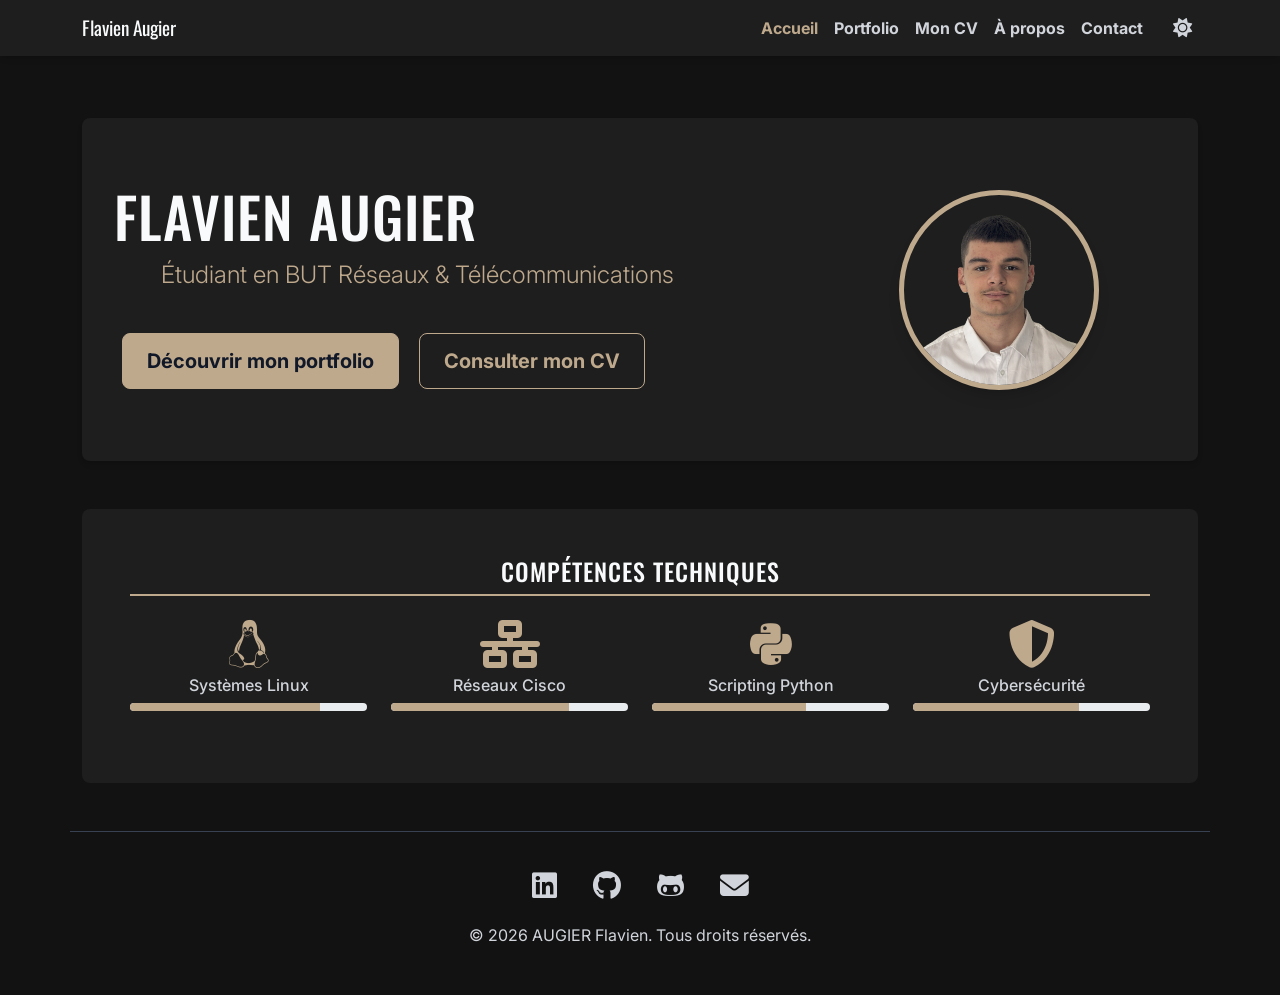
<file: index.html>
﻿<!DOCTYPE html>
<html lang="fr">
<head>
    <meta charset="UTF-8">
    <meta name="viewport" content="width=device-width, initial-scale=1.0">
    <title>Flavien Augier - Portfolio Réseaux & Télécommunications</title>
    <link rel="icon" type="image/x-icon" href="assets/favicon.ico">
    
    <meta name="description" content="Découvrez mes projets en administration système, réseaux et sécurité. Étudiant en BUT R&T, je suis à la recherche d'une alternance.">
    <meta property="og:title" content="Flavien Augier - Portfolio Réseaux & Télécommunications">
    <meta property="og:description" content="Passionné par l'infrastructure des systèmes d'information, je conçois et administre des solutions réseaux robustes et sécurisées.">
    <meta property="og:image" content="assets/pp.png">
    <meta property="og:url" content="https://votre-site.fr">
    <meta name="twitter:card" content="summary_large_image">

    <link href="https://cdn.jsdelivr.net/npm/bootstrap@5.3.3/dist/css/bootstrap.min.css" rel="stylesheet">
    <link rel="preconnect" href="https://fonts.googleapis.com">
    <link rel="preconnect" href="https://fonts.gstatic.com" crossorigin>
    <link href="https://fonts.googleapis.com/css2?family=Inter:wght@400;700&family=Oswald:wght@500&display=swap" rel="stylesheet">
    <link rel="stylesheet" href="https://cdnjs.cloudflare.com/ajax/libs/font-awesome/6.5.1/css/all.min.css">
    <link rel="stylesheet" href="css/style.css">
</head>
<body>
    <nav class="navbar navbar-expand-lg navbar-dark fixed-top">
        <div class="container">
            <a class="navbar-brand" href="index.html">Flavien Augier</a>
            <button class="navbar-toggler" type="button" data-bs-toggle="collapse" data-bs-target="#navbarColor01" aria-controls="navbarColor01" aria-expanded="false" aria-label="Toggle navigation">
                <span class="navbar-toggler-icon"></span>
            </button>
            <div class="collapse navbar-collapse" id="navbarColor01">
                <ul class="navbar-nav ms-auto align-items-center">
                    <li class="nav-item"><a class="nav-link active" href="index.html">Accueil</a></li>
                    <li class="nav-item"><a class="nav-link" href="portfolio.html">Portfolio</a></li>

                    <li class="nav-item"><a class="nav-link" href="cv.html">Mon CV</a></li>
                    <li class="nav-item"><a class="nav-link" href="presentation.html">À propos</a></li>
                    <li class="nav-item"><a class="nav-link" href="contact.html">Contact</a></li>
                    <li class="nav-item ms-lg-3 mt-2 mt-lg-0">
                        <button id="theme-toggle" aria-label="Changer le thème" style="background:none; border:none; color:var(--color-secondary-medium); font-size:1.2rem; cursor:pointer;">
                            <i class="fas fa-sun"></i>
                        </button>
                    </li>
                </ul>
            </div>
        </div>
    </nav>

    <main class="container my-5">
        <section class="hero">
            <div class="row align-items-center">
                <div class="col-md-8 text-md-start text-center">
                    <h1>Flavien Augier</h1>
                    <p class="lead">Étudiant en BUT Réseaux & Télécommunications</p>
                    <p>
                        
                    </p>
                    <div class="hero-cta mt-4">
                        <a href="portfolio.html" class="btn btn-primary btn-lg">Découvrir mon portfolio</a>
                        <a href="cv.html" class="btn btn-outline-secondary btn-lg">Consulter mon CV</a>
                    </div>
                </div>
                <div class="col-md-4 text-center mt-4 mt-md-0">
                    <img src="assets/pp.png" alt="Photo de Flavien Augier" class="profile-picture" loading="lazy">
                </div>
            </div>
        </section>

        <section id="skills" class="text-center my-5 p-5 bg-surface rounded-3 reveal">
            <h2>Compétences Techniques</h2>
            <div class="row mt-4">
                <div class="col-md-3 col-6 mb-4">
                    <i class="fab fa-linux fa-3x skill-icon"></i>
                    <h4 class="mt-2">Systèmes Linux</h4>
                    <div class="progress mt-2" style="height: 8px;">
                        <div class="progress-bar" role="progressbar" style="width: 80%; background-color: var(--color-primary);"></div>
                    </div>
                </div>
                <div class="col-md-3 col-6 mb-4">
                    <i class="fas fa-network-wired fa-3x skill-icon"></i>
                    <h4 class="mt-2">Réseaux Cisco</h4>
                    <div class="progress mt-2" style="height: 8px;">
                        <div class="progress-bar" role="progressbar" style="width: 75%; background-color: var(--color-primary);"></div>
                    </div>
                </div>
                <div class="col-md-3 col-6 mb-4">
                    <i class="fab fa-python fa-3x skill-icon"></i>
                    <h4 class="mt-2">Scripting Python</h4>
                    <div class="progress mt-2" style="height: 8px;">
                        <div class="progress-bar" role="progressbar" style="width: 65%; background-color: var(--color-primary);"></div>
                    </div>
                </div>
                <div class="col-md-3 col-6 mb-4">
                    <i class="fas fa-shield-alt fa-3x skill-icon"></i>
                    <h4 class="mt-2">Cybersécurité</h4>
                    <div class="progress mt-2" style="height: 8px;">
                        <div class="progress-bar" role="progressbar" style="width: 70%; background-color: var(--color-primary);"></div>
                    </div>
                </div>
            </div>
        </section>

    </main>

    <footer class="container">
        <div class="social-links">
            <a href="https://www.linkedin.com/in/flavien-augier-6516b8357/" target="_blank" aria-label="LinkedIn" title="LinkedIn"><i class="fab fa-linkedin"></i></a>
            <a href="https://github.com/Flavi0x" target="_blank" aria-label="GitHub Personnel" title="GitHub (Flavi0x)"><i class="fab fa-github"></i></a>
            <a href="https://github.com/playbook24" target="_blank" aria-label="GitHub Playbook24" title="GitHub (Playbook24)"><i class="fab fa-github-alt"></i></a>
            <a href="contact.html" aria-label="Contact" title="Me contacter via le formulaire"><i class="fas fa-envelope"></i></a>
        </div>
        <p class="mt-3">&copy; 2026 AUGIER Flavien. Tous droits réservés.</p>
    </footer>

    <script src="https://cdn.jsdelivr.net/npm/bootstrap@5.3.3/dist/js/bootstrap.bundle.min.js"></script>
    <script src="js/script.js"></script>
</body>
</html>
</file>
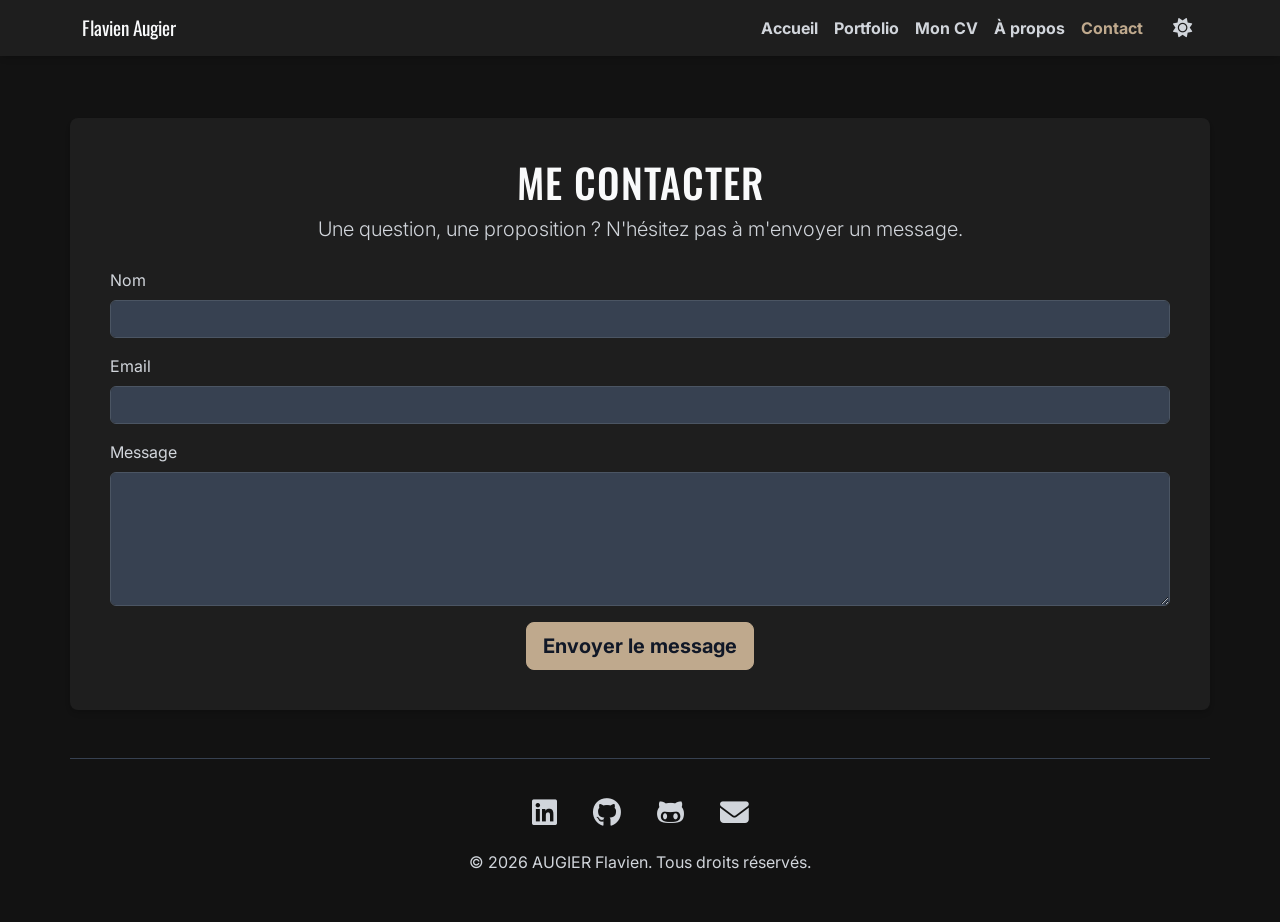
<file: contact.html>
﻿<!DOCTYPE html>
<html lang="fr">
<head>
    <meta charset="UTF-8">
    <meta name="viewport" content="width=device-width, initial-scale=1.0">
    <title>Contact - Flavien Augier</title>
    <link rel="icon" type="image/x-icon" href="assets/favicon.ico">
    <meta name="description" content="Contactez Flavien Augier pour toute question ou proposition professionnelle via le formulaire de contact.">
    <meta property="og:title" content="Contact - Flavien Augier">
    <link href="https://cdn.jsdelivr.net/npm/bootstrap@5.3.3/dist/css/bootstrap.min.css" rel="stylesheet">
    <link rel="preconnect" href="https://fonts.googleapis.com">
    <link rel="preconnect" href="https://fonts.gstatic.com" crossorigin>
    <link href="https://fonts.googleapis.com/css2?family=Inter:wght@400;700&family=Oswald:wght@500&display=swap" rel="stylesheet">
    <link rel="stylesheet" href="https://cdnjs.cloudflare.com/ajax/libs/font-awesome/6.5.1/css/all.min.css">
    <link rel="stylesheet" href="css/style.css">
</head>
<body>
    <nav class="navbar navbar-expand-lg navbar-dark fixed-top">
        <div class="container">
            <a class="navbar-brand" href="index.html">Flavien Augier</a>
            <button class="navbar-toggler" type="button" data-bs-toggle="collapse" data-bs-target="#navbarColor01" aria-controls="navbarColor01" aria-expanded="false" aria-label="Toggle navigation">
                <span class="navbar-toggler-icon"></span>
            </button>
            <div class="collapse navbar-collapse" id="navbarColor01">
                <ul class="navbar-nav ms-auto align-items-center">
                    <li class="nav-item"><a class="nav-link" href="index.html">Accueil</a></li>
                    <li class="nav-item"><a class="nav-link" href="portfolio.html">Portfolio</a></li>

                    <li class="nav-item"><a class="nav-link" href="cv.html">Mon CV</a></li>
                    <li class="nav-item"><a class="nav-link" href="presentation.html">À propos</a></li>
                    <li class="nav-item"><a class="nav-link active" href="contact.html">Contact</a></li>
                    <li class="nav-item ms-lg-3 mt-2 mt-lg-0">
                        <button id="theme-toggle" aria-label="Changer le thème" style="background:none; border:none; color:var(--color-secondary-medium); font-size:1.2rem; cursor:pointer;">
                            <i class="fas fa-sun"></i>
                        </button>
                    </li>
                </ul>
            </div>
        </div>
    </nav>
    
    <main id="carte" class="container my-5">
        <section id="contact" class="reveal">
            <h1 class="text-center">Me Contacter</h1>
            <p class="text-center mb-4 lead">Une question, une proposition ? N'hésitez pas à m'envoyer un message.</p>
            
            <form id="contact-form">
                <div class="mb-3">
                    <label for="name" class="form-label">Nom</label>
                    <input type="text" class="form-control" id="name" name="name" required>
                </div>
                <div class="mb-3">
                    <label for="email" class="form-label">Email</label>
                    <input type="email" class="form-control" id="email" name="email" required>
                </div>
                <div class="mb-3">
                    <label for="message" class="form-label">Message</label>
                    <textarea class="form-control" id="message" name="message" rows="5" required></textarea>
                </div>
                <div id="form-status" class="text-center mb-3"></div>
                <div class="text-center">
                    <button type="submit" class="btn btn-primary btn-lg">Envoyer le message</button>
                </div>
            </form>
        </section>
    </main>
    
    <footer class="container">
        <div class="social-links">
            <a href="https://www.linkedin.com/in/flavien-augier-6516b8357/" target="_blank" aria-label="LinkedIn" title="LinkedIn"><i class="fab fa-linkedin"></i></a>
            <a href="https://github.com/Flavi0x" target="_blank" aria-label="GitHub Personnel" title="GitHub (Flavi0x)"><i class="fab fa-github"></i></a>
            <a href="https://github.com/playbook24" target="_blank" aria-label="GitHub Playbook24" title="GitHub (Playbook24)"><i class="fab fa-github-alt"></i></a>
            <a href="contact.html" aria-label="Contact" title="Me contacter via le formulaire"><i class="fas fa-envelope"></i></a>
        </div>
        <p class="mt-3">&copy; 2026 AUGIER Flavien. Tous droits réservés.</p>
    </footer>

    <script src="https://cdn.jsdelivr.net/npm/bootstrap@5.3.3/dist/js/bootstrap.bundle.min.js"></script>
    <script src="js/script.js"></script>
</body>
</html>
</file>
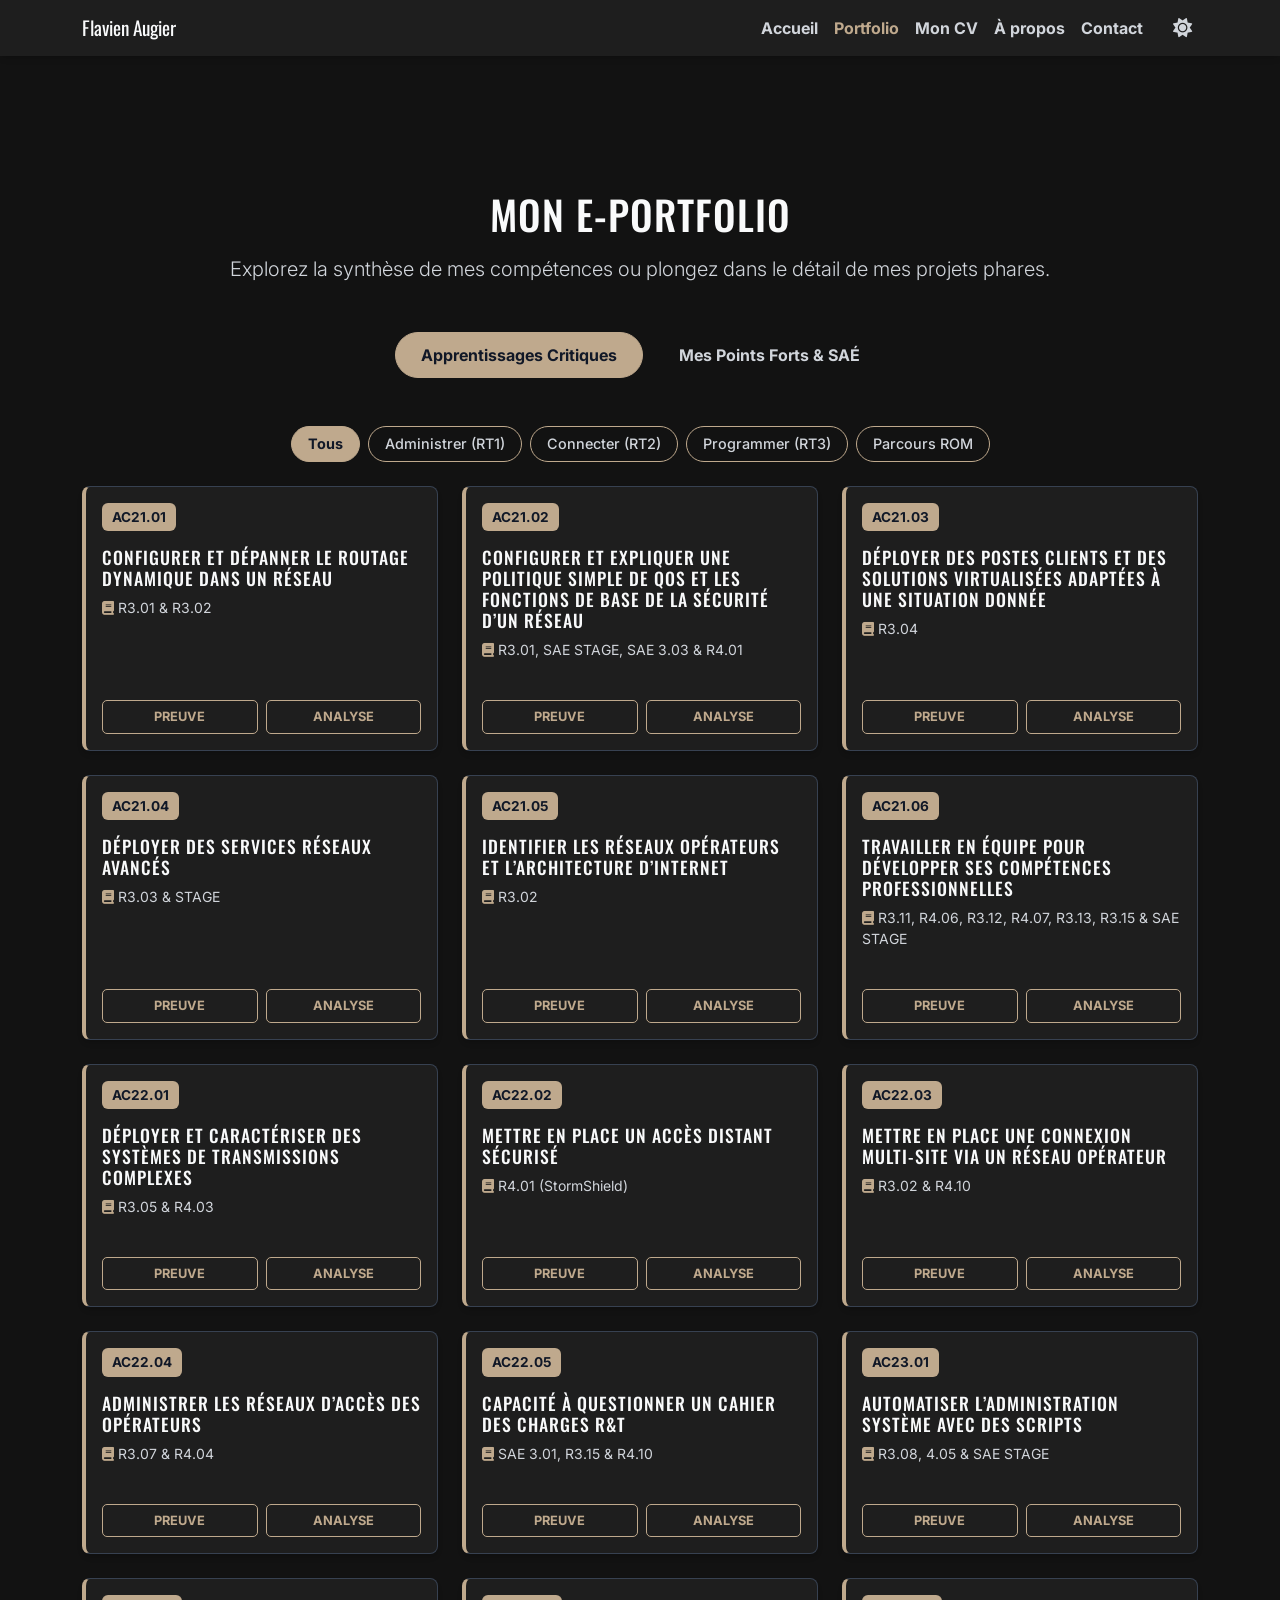
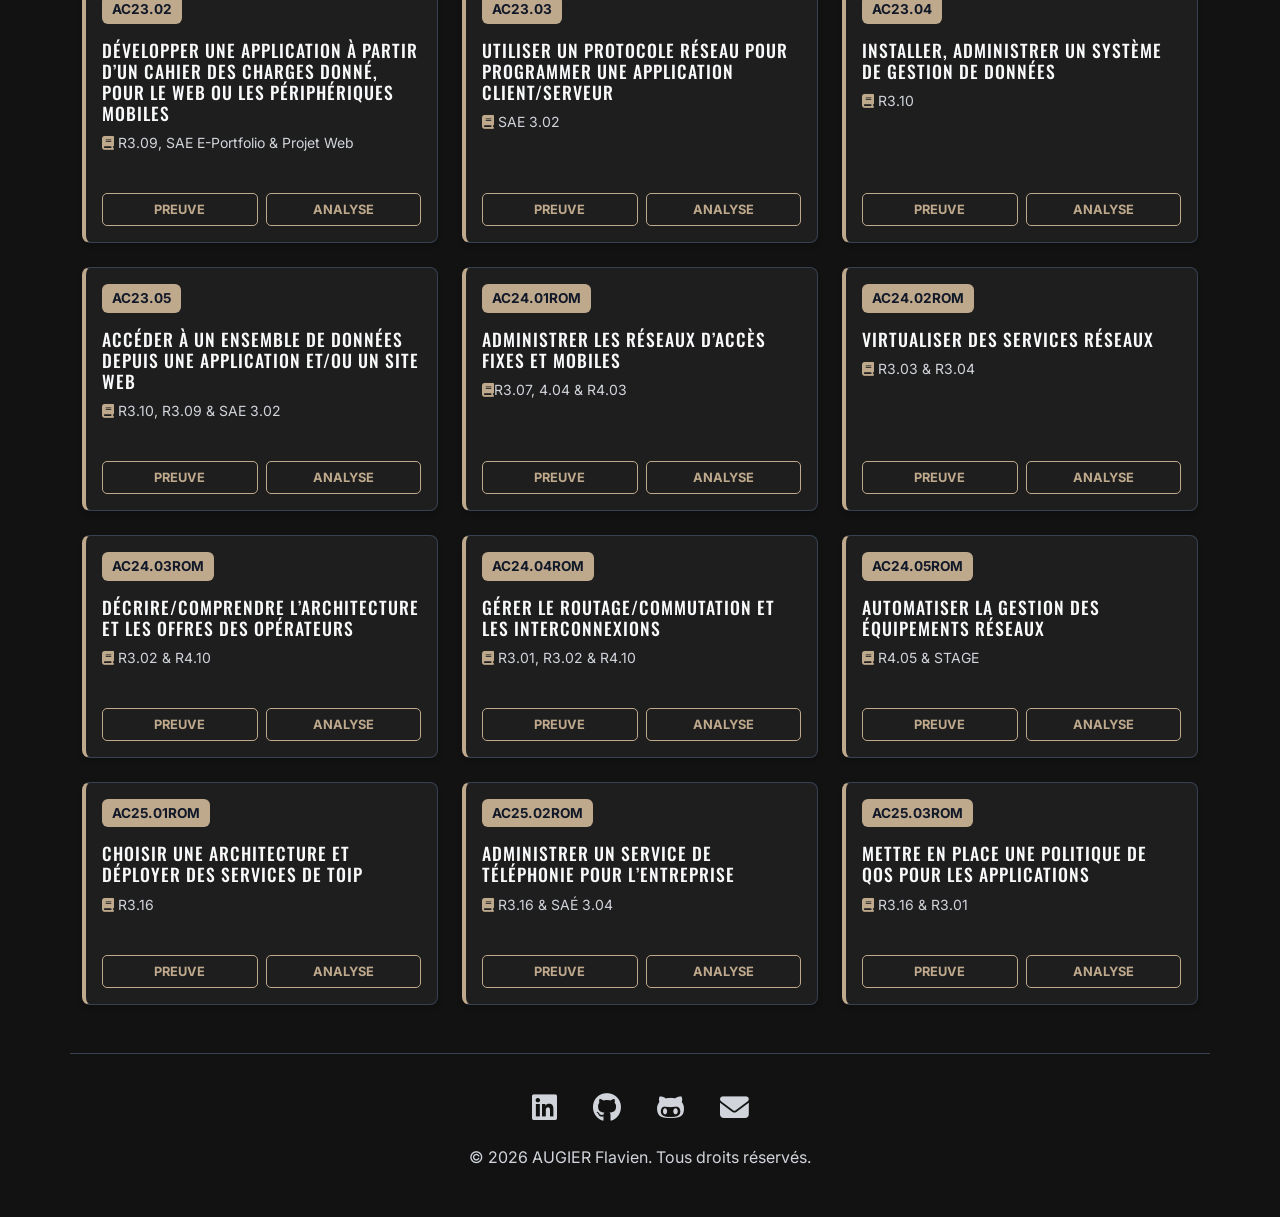
<file: portfolio.html>
﻿<!DOCTYPE html>
<html lang="fr">
<head>
    <meta charset="UTF-8">
    <meta name="viewport" content="width=device-width, initial-scale=1.0">
    <title>Portfolio - Flavien Augier</title>
    <link rel="icon" type="image/x-icon" href="assets/favicon.ico">
    <link href="https://cdn.jsdelivr.net/npm/bootstrap@5.3.3/dist/css/bootstrap.min.css" rel="stylesheet">
    <link rel="preconnect" href="https://fonts.googleapis.com">
    <link rel="preconnect" href="https://fonts.gstatic.com" crossorigin>
    <link href="https://fonts.googleapis.com/css2?family=Inter:wght@400;700&family=Oswald:wght@500&display=swap" rel="stylesheet">
    <link rel="stylesheet" href="https://cdnjs.cloudflare.com/ajax/libs/font-awesome/6.5.1/css/all.min.css">
    <link rel="stylesheet" href="css/style.css">
    
    <style>
        /* --- Onglets Principaux --- */
        .nav-pills .nav-link {
            color: var(--color-secondary-medium);
            border-radius: 30px;
            padding: 10px 25px;
            font-weight: bold;
            margin: 0 5px;
            border: 1px solid transparent;
            transition: all 0.3s ease;
            background: transparent;
        }
        .nav-pills .nav-link:hover {
            color: var(--color-primary);
            border-color: var(--color-primary);
        }
        .nav-pills .nav-link.active {
            background-color: var(--color-primary) !important;
            color: #111827 !important;
            border-color: var(--color-primary);
        }

        /* --- Filtres AC --- */
        .filter-btn {
            border: 1px solid var(--color-primary);
            color: var(--color-secondary-medium);
            background: transparent;
            padding: 6px 16px;
            border-radius: 20px;
            transition: all 0.3s ease;
            font-size: 0.9rem;
            font-weight: 500;
        }
        .filter-btn:hover, .filter-btn.active {
            background-color: var(--color-primary);
            color: #111827 !important;
            font-weight: bold;
        }

        /* --- Cartes AC --- */
        .ac-badge {
            background-color: var(--color-primary);
            color: #111827;
            padding: 4px 10px;
            border-radius: 6px;
            font-size: 0.85rem;
            font-weight: bold;
            display: inline-block;
        }
        .ac-card-custom {
            border-left: 4px solid var(--color-primary);
            height: 100%;
            background-color: var(--color-surface);
            border-top: 1px solid var(--color-border);
            border-right: 1px solid var(--color-border);
            border-bottom: 1px solid var(--color-border);
            display: flex;
            flex-direction: column;
        }
        
        .btn-ac {
            font-size: 0.8rem;
            padding: 6px 0;
            border: 1px solid var(--color-primary);
            color: var(--color-primary);
            background: transparent;
            border-radius: 5px;
            transition: 0.3s;
            text-transform: uppercase;
            font-weight: bold;
            flex: 1;
            text-align: center;
        }
        .btn-ac:hover {
            background: var(--color-primary);
            color: #111827;
        }

        /* --- Modals --- */
        .modal-content {
            background-color: var(--color-surface);
            border: 1px solid var(--color-primary);
            color: var(--color-secondary-dark);
        }
        .modal-header { border-bottom: 1px solid var(--color-border); }
        .modal-footer { border-top: 1px solid var(--color-border); }

        /* --- Section Points Forts / SAÉ --- */
        .sae-container {
            background-color: rgba(255, 255, 255, 0.02);
            border-radius: 15px;
            padding: 20px;
            border: 1px solid var(--color-border);
        }
        .tech-pill {
            display: inline-block;
            background-color: rgba(191, 169, 141, 0.1); 
            color: var(--color-primary);
            border: 1px solid var(--color-primary);
            padding: 4px 12px;
            border-radius: 15px;
            font-size: 0.85rem;
            margin-right: 8px;
            margin-bottom: 8px;
        }
        .sae-list li {
            margin-bottom: 10px;
            color: var(--color-secondary-dark);
        }
        .sae-list i {
            color: var(--color-primary);
            margin-right: 10px;
        }
    </style>
</head>
<body>
    
    <nav class="navbar navbar-expand-lg navbar-dark fixed-top">
        <div class="container">
            <a class="navbar-brand" href="index.html">Flavien Augier</a>
            <button class="navbar-toggler" type="button" data-bs-toggle="collapse" data-bs-target="#navbarColor01">
                <span class="navbar-toggler-icon"></span>
            </button>
            <div class="collapse navbar-collapse" id="navbarColor01">
                <ul class="navbar-nav ms-auto align-items-center">
                    <li class="nav-item"><a class="nav-link" href="index.html">Accueil</a></li>
                    <li class="nav-item"><a class="nav-link active" href="portfolio.html">Portfolio</a></li>
                    <li class="nav-item"><a class="nav-link" href="cv.html">Mon CV</a></li>
                    <li class="nav-item"><a class="nav-link" href="presentation.html">À propos</a></li>
                    <li class="nav-item"><a class="nav-link" href="contact.html">Contact</a></li>
                    <li class="nav-item ms-lg-3 mt-2 mt-lg-0">
                        <button id="theme-toggle" aria-label="Changer le thème" style="background:none; border:none; color:var(--color-secondary-medium); font-size:1.2rem; cursor:pointer;">
                            <i class="fas fa-sun"></i>
                        </button>
                    </li>
                </ul>
            </div>
        </div>
    </nav>
        
    <main class="container my-5 pt-5">
        <div class="reveal visible">
            <h1 class="text-center mb-3 mt-4">Mon E-Portfolio</h1>
            <p class="text-center lead mb-5" style="color: var(--color-secondary-medium);">Explorez la synthèse de mes compétences ou plongez dans le détail de mes projets phares.</p>
            
            <ul class="nav nav-pills justify-content-center mb-5" id="portfolioTabs" role="tablist">
                <li class="nav-item" role="presentation">
                    <button class="nav-link active" id="ac-tab" data-bs-toggle="pill" data-bs-target="#tab-ac" type="button" role="tab">Apprentissages Critiques</button>
                </li>
                <li class="nav-item" role="presentation">
                    <button class="nav-link" id="sae-tab" data-bs-toggle="pill" data-bs-target="#tab-sae" type="button" role="tab">Mes Points Forts & SAÉ</button>
                </li>
            </ul>

            <div class="tab-content" id="portfolioTabsContent">
                
                <div class="tab-pane fade show active" id="tab-ac" role="tabpanel">
                    
                    <div class="d-flex flex-wrap justify-content-center gap-2 mb-4">
                        <button class="filter-btn active" data-filter="all">Tous</button>
                        <button class="filter-btn" data-filter="rt1">Administrer (RT1)</button>
                        <button class="filter-btn" data-filter="rt2">Connecter (RT2)</button>
                        <button class="filter-btn" data-filter="rt3">Programmer (RT3)</button>
                        <button class="filter-btn" data-filter="rom">Parcours ROM</button>
                    </div>

                    <div class="row g-4" id="ac-grid">
                        
                        <div class="col-md-6 col-lg-4 ac-item" data-category="rt1">
                            <div class="card ac-card-custom p-3">
                                <span class="ac-badge mb-3 align-self-start">AC21.01</span>
                                <h3 class="mb-2" style="font-size: 1.1rem; border: none; color: var(--color-secondary-dark);">Configurer et dépanner le routage dynamique dans un réseau</h3>
                                <p class="small" style="color: var(--color-secondary-medium);"><i class="fas fa-book" style="color: var(--color-primary);"></i> R3.01 & R3.02</p>
                                <div class="d-flex gap-2 mt-auto pt-3">
                                    <a href="https://docs.google.com/document/d/1JJ8Q4A5DpxATI98eWbCRRTr_kIBGlWk_lBV_Ev1P-g0/edit?usp=drive_link" target="_blank" class="btn-ac text-decoration-none" style="display: inline-block;">Preuve</a>
                                    <a href="https://docs.google.com/document/d/1l1ZU-PImbe_hWMVIjs5yDZYHKGAFoydj3VBfwN963bc/edit?usp=drive_link" target="_blank" class="btn-ac text-decoration-none" style="display: inline-block;">Analyse</a>
                                </div>
                            </div>
                        </div>

                        <div class="col-md-6 col-lg-4 ac-item" data-category="rt1">
                            <div class="card ac-card-custom p-3">
                                <span class="ac-badge mb-3 align-self-start">AC21.02</span>
                                <h3 class="mb-2" style="font-size: 1.1rem; border: none; color: var(--color-secondary-dark);">Configurer et expliquer une politique simple de QoS et les fonctions de base de la sécurité d’un réseau</h3>
                                <p class="small" style="color: var(--color-secondary-medium);"><i class="fas fa-book" style="color: var(--color-primary);"></i> R3.01, SAE STAGE, SAE 3.03 & R4.01</p>
                                <div class="d-flex gap-2 mt-auto pt-3">
                                    <a href="https://docs.google.com/document/d/1mYazmnLQIyDNuUrIGGUBBPfEeDXxUx6KiEz8z6PQghw/edit?tab=t.0" target="_blank" class="btn-ac text-decoration-none" style="display: inline-block;">Preuve</a>
                                    <a href="https://docs.google.com/document/d/13NCrYXhKN0pI48nuonDQdbkVgXN7016QgQe7Xtwcrz4/edit?usp=drive_link" target="_blank" class="btn-ac text-decoration-none" style="display: inline-block;">Analyse</a>
                                </div>
                            </div>
                        </div>

                        <div class="col-md-6 col-lg-4 ac-item" data-category="rt1">
                            <div class="card ac-card-custom p-3">
                                <span class="ac-badge mb-3 align-self-start">AC21.03</span>
                                <h3 class="mb-2" style="font-size: 1.1rem; border: none; color: var(--color-secondary-dark);">Déployer des postes clients et des solutions virtualisées adaptées à une situation donnée</h3>
                                <p class="small" style="color: var(--color-secondary-medium);"><i class="fas fa-book" style="color: var(--color-primary);"></i> R3.04</p>
                                <div class="d-flex gap-2 mt-auto pt-3">
                                    <a href="https://docs.google.com/document/d/1zMAgumEcupY8Ypj1SJSi_qz2FylvhdDG0UxoLBOZt9c/edit?tab=t.0" target="_blank" class="btn-ac text-decoration-none" style="display: inline-block;">Preuve</a>
                                    <a href="https://docs.google.com/document/d/1_OURNtJKoswuBjDIV2Yq2fEadZy7AVjLgvoF-lmu6u4/edit?usp=drive_link" target="_blank" class="btn-ac text-decoration-none" style="display: inline-block;">Analyse</a>
                                </div>
                            </div>
                        </div>

                        <div class="col-md-6 col-lg-4 ac-item" data-category="rt1">
                            <div class="card ac-card-custom p-3">
                                <span class="ac-badge mb-3 align-self-start">AC21.04</span>
                                <h3 class="mb-2" style="font-size: 1.1rem; border: none; color: var(--color-secondary-dark);">Déployer des services réseaux avancés</h3>
                                <p class="small" style="color: var(--color-secondary-medium);"><i class="fas fa-book" style="color: var(--color-primary);"></i> R3.03 & STAGE</p>
                                <div class="d-flex gap-2 mt-auto pt-3">
                                    <a href="https://docs.google.com/document/d/1pq8vj72aGIQ7Ql_ok6g4a81B2C4HRnGx4I_Cf60KfzU/edit?tab=t.0" target="_blank" class="btn-ac text-decoration-none" style="display: inline-block;">Preuve</a>
                                    <a href="https://docs.google.com/document/d/1nGoVfPQ6rq9VjO2FBz7yVmFvAZj643p7SHJ5ALaLDc8/edit?usp=drive_link" target="_blank" class="btn-ac text-decoration-none" style="display: inline-block;">Analyse</a>
                                </div>
                            </div>
                        </div>

                        <div class="col-md-6 col-lg-4 ac-item" data-category="rt1">
                            <div class="card ac-card-custom p-3">
                                <span class="ac-badge mb-3 align-self-start">AC21.05</span>
                                <h3 class="mb-2" style="font-size: 1.1rem; border: none; color: var(--color-secondary-dark);">Identifier les réseaux opérateurs et l’architecture d’Internet</h3>
                                <p class="small" style="color: var(--color-secondary-medium);"><i class="fas fa-book" style="color: var(--color-primary);"></i> R3.02</p>
                                <div class="d-flex gap-2 mt-auto pt-3">
                                    <a href="https://docs.google.com/document/d/17CkLk7j4eX-LaR-SdSl_b7CB51M3bFAr9mnvpvmpdzg/edit?tab=t.0" target="_blank" class="btn-ac text-decoration-none" style="display: inline-block;">Preuve</a>
                                    <a href="https://docs.google.com/document/d/1JgISQJIUyxxgG4X4_bmkFr3ObU0ZpeWFJFE4vutncoc/edit?usp=drive_link" target="_blank" class="btn-ac text-decoration-none" style="display: inline-block;">Analyse</a>
                                </div>
                            </div>
                        </div>

                        <div class="col-md-6 col-lg-4 ac-item" data-category="rt1">
                            <div class="card ac-card-custom p-3">
                                <span class="ac-badge mb-3 align-self-start">AC21.06</span>
                                <h3 class="mb-2" style="font-size: 1.1rem; border: none; color: var(--color-secondary-dark);">Travailler en équipe pour développer ses compétences professionnelles</h3>
                                <p class="small" style="color: var(--color-secondary-medium);"><i class="fas fa-book" style="color: var(--color-primary);"></i> R3.11, R4.06, R3.12, R4.07, R3.13, R3.15 & SAE STAGE</p>
                                <div class="d-flex gap-2 mt-auto pt-3">
                                    <a href="https://docs.google.com/document/d/1fqPk93y3HAFA4Mz7_jPjkGYlDuBmjnHcWHi0QoZep70/edit?tab=t.0" target="_blank" class="btn-ac text-decoration-none" style="display: inline-block;">Preuve</a>
                                    <a href="https://docs.google.com/document/d/12Vagfp55QK2Ql6CXs62JljksuzAvQfMbtRkBaJjTqO8/edit?usp=drive_link" target="_blank" class="btn-ac text-decoration-none" style="display: inline-block;">Analyse</a>
                                </div>
                            </div>
                        </div>

                        <div class="col-md-6 col-lg-4 ac-item" data-category="rt2">
                            <div class="card ac-card-custom p-3">
                                <span class="ac-badge mb-3 align-self-start">AC22.01</span>
                                <h3 class="mb-2" style="font-size: 1.1rem; border: none; color: var(--color-secondary-dark);">Déployer et caractériser des systèmes de transmissions complexes </h3>
                                <p class="small" style="color: var(--color-secondary-medium);"><i class="fas fa-book" style="color: var(--color-primary);"></i> R3.05 & R4.03</p>
                                <div class="d-flex gap-2 mt-auto pt-3">
                                    <a href="https://docs.google.com/document/d/1-2fE-2-fn0kRqeMepvXhJ5oTS_m5Jp4-bc6iJGOO6vA/edit?tab=t.0" target="_blank" class="btn-ac text-decoration-none" style="display: inline-block;">Preuve</a>
                                    <a href="https://docs.google.com/document/d/1DQUaHp1A6ArrtrzYeDdUeJTwMNoCVc91w0KF7S5fY78/edit?usp=drive_link" target="_blank" class="btn-ac text-decoration-none" style="display: inline-block;">Analyse</a>
                                </div>
                            </div>
                        </div>

                        <div class="col-md-6 col-lg-4 ac-item" data-category="rt2">
                            <div class="card ac-card-custom p-3">
                                <span class="ac-badge mb-3 align-self-start">AC22.02</span>
                                <h3 class="mb-2" style="font-size: 1.1rem; border: none; color: var(--color-secondary-dark);">Mettre en place un accès distant sécurisé</h3>
                                <p class="small" style="color: var(--color-secondary-medium);"><i class="fas fa-book" style="color: var(--color-primary);"></i> R4.01 (StormShield)</p>
                                <div class="d-flex gap-2 mt-auto pt-3">
                                    <a href="https://docs.google.com/document/d/1s0zBc_hlZhRauzBJmw6Bpy3zltMGPwohYc3LFax1Io8/edit?tab=t.0" target="_blank" class="btn-ac text-decoration-none" style="display: inline-block;">Preuve</a>
                                    <a href="https://docs.google.com/document/d/1phQZMAZ0ed-9bUyEEE55ZUZ9DjkM4ji9dVsdbXURyKQ/edit?usp=drive_link" target="_blank" class="btn-ac text-decoration-none" style="display: inline-block;">Analyse</a>
                                </div>
                            </div>
                        </div>

                        <div class="col-md-6 col-lg-4 ac-item" data-category="rt2">
                            <div class="card ac-card-custom p-3">
                                <span class="ac-badge mb-3 align-self-start">AC22.03</span>
                                <h3 class="mb-2" style="font-size: 1.1rem; border: none; color: var(--color-secondary-dark);">Mettre en place une connexion multi-site via un réseau opérateur</h3>
                                <p class="small" style="color: var(--color-secondary-medium);"><i class="fas fa-book" style="color: var(--color-primary);"></i> R3.02 & R4.10</p>
                                <div class="d-flex gap-2 mt-auto pt-3">
                                    <a href="https://docs.google.com/document/d/1TFw6ay_DiVBp59gAsQz3lxww0bqwnC-mNoZLSWPm8PM/edit?tab=t.0" target="_blank" class="btn-ac text-decoration-none" style="display: inline-block;">Preuve</a>
                                    <a href="https://docs.google.com/document/d/1_41aPGOTf6caXlfYzlamguiylMcRLcoE-N8upjTb848/edit?usp=drive_link" target="_blank" class="btn-ac text-decoration-none" style="display: inline-block;">Analyse</a>
                                </div>
                            </div>
                        </div>

                        <div class="col-md-6 col-lg-4 ac-item" data-category="rt2">
                            <div class="card ac-card-custom p-3">
                                <span class="ac-badge mb-3 align-self-start">AC22.04</span>
                                <h3 class="mb-2" style="font-size: 1.1rem; border: none; color: var(--color-secondary-dark);">Administrer les réseaux d’accès des opérateurs </h3>
                                <p class="small" style="color: var(--color-secondary-medium);"><i class="fas fa-book" style="color: var(--color-primary);"></i> R3.07 & R4.04</p>
                                <div class="d-flex gap-2 mt-auto pt-3">
                                    <a href="https://docs.google.com/document/d/1qIvDhqCGOsAhGpVnToUDk-JnMHUh-gSBF3Lor_lQXOI/edit?tab=t.0" target="_blank" class="btn-ac text-decoration-none" style="display: inline-block;">Preuve</a>
                                    <a href="https://docs.google.com/document/d/1woPMRgNcdr7MddDc2NMZaKhfA6u-r7tF7fSgstEVY3E/edit?usp=drive_link" target="_blank" class="btn-ac text-decoration-none" style="display: inline-block;">Analyse</a>
                                </div>
                            </div>
                        </div>

                        <div class="col-md-6 col-lg-4 ac-item" data-category="rt2">
                            <div class="card ac-card-custom p-3">
                                <span class="ac-badge mb-3 align-self-start">AC22.05</span>
                                <h3 class="mb-2" style="font-size: 1.1rem; border: none; color: var(--color-secondary-dark);">Capacité à questionner un cahier des charges R&T</h3>
                                <p class="small" style="color: var(--color-secondary-medium);"><i class="fas fa-book" style="color: var(--color-primary);"></i> SAE 3.01, R3.15 & R4.10</p>
                                <div class="d-flex gap-2 mt-auto pt-3">
                                    <a href="https://docs.google.com/document/d/1oeg0P6wuQKIF8ViyZ4RRbLBUmK0NcWh1Ro0mrUCNmoc/edit?tab=t.0" target="_blank" class="btn-ac text-decoration-none" style="display: inline-block;">Preuve</a>
                                    <a href="https://docs.google.com/document/d/1xw9A_egElfYFzguuEmcqTqIElt64-p3oIrWFYpuODLI/edit?usp=drive_link" target="_blank" class="btn-ac text-decoration-none" style="display: inline-block;">Analyse</a>
                                </div>
                            </div>
                        </div>

                        <div class="col-md-6 col-lg-4 ac-item" data-category="rt3">
                            <div class="card ac-card-custom p-3">
                                <span class="ac-badge mb-3 align-self-start">AC23.01</span>
                                <h3 class="mb-2" style="font-size: 1.1rem; border: none; color: var(--color-secondary-dark);">Automatiser l’administration système avec des scripts </h3>
                                <p class="small" style="color: var(--color-secondary-medium);"><i class="fas fa-book" style="color: var(--color-primary);"></i> R3.08, 4.05 & SAE STAGE</p>
                                <div class="d-flex gap-2 mt-auto pt-3">
                                    <a href="https://docs.google.com/document/d/11IjUFW0NLeK3iU_alsTuHwSlPP-lTI1ey-A5aw56AA8/edit?tab=t.0" target="_blank" class="btn-ac text-decoration-none" style="display: inline-block;">Preuve</a>
                                    <a href="https://docs.google.com/document/d/1mmB0jUYtB7kelsDti-gcFfH6E_XIUt6ATO1-bX6Dp9I/edit?usp=drive_link" target="_blank" class="btn-ac text-decoration-none" style="display: inline-block;">Analyse</a>
                                </div>
                            </div>
                        </div>

                        <div class="col-md-6 col-lg-4 ac-item" data-category="rt3">
                            <div class="card ac-card-custom p-3">
                                <span class="ac-badge mb-3 align-self-start">AC23.02</span>
                                <h3 class="mb-2" style="font-size: 1.1rem; border: none; color: var(--color-secondary-dark);">Développer une application à partir d’un cahier des charges donné, pour le Web ou les périphériques mobiles</h3>
                                <p class="small" style="color: var(--color-secondary-medium);"><i class="fas fa-book" style="color: var(--color-primary);"></i> R3.09, SAE E-Portfolio & Projet Web</p>
                                <div class="d-flex gap-2 mt-auto pt-3">
                                    <a href="https://docs.google.com/document/d/1wyxqVRTbyobom3ytysF_Tc-x6R0mLLtUKjbQRyKUMfs/edit?tab=t.0" target="_blank" class="btn-ac text-decoration-none" style="display: inline-block;">Preuve</a>
                                    <a href="https://docs.google.com/document/d/1kSgk75bo1TUIe4Dlrgta2SxKKYl500Y0M5cMkMADyW0/edit?usp=drive_link" target="_blank" class="btn-ac text-decoration-none" style="display: inline-block;">Analyse</a>
                                </div>
                            </div>
                        </div>

                        <div class="col-md-6 col-lg-4 ac-item" data-category="rt3">
                            <div class="card ac-card-custom p-3">
                                <span class="ac-badge mb-3 align-self-start">AC23.03</span>
                                <h3 class="mb-2" style="font-size: 1.1rem; border: none; color: var(--color-secondary-dark);"> Utiliser un protocole réseau pour programmer une application client/serveur</h3>
                                <p class="small" style="color: var(--color-secondary-medium);"><i class="fas fa-book" style="color: var(--color-primary);"></i> SAE 3.02</p>
                                <div class="d-flex gap-2 mt-auto pt-3">
                                    <a href="https://docs.google.com/document/d/1K3Hi2U9-TFTR-AN7tkrebMTfmGBrQ7iEH48hLjB-J3c/edit?tab=t.0" target="_blank" class="btn-ac text-decoration-none" style="display: inline-block;">Preuve</a>
                                    <a href="https://docs.google.com/document/d/1AXkFEO_AZ_hJ1WMP9MUpc-eDlqAui3CMWDgCjO8iV6E/edit?usp=drive_link" target="_blank" class="btn-ac text-decoration-none" style="display: inline-block;">Analyse</a>
                                </div>
                            </div>
                        </div>

                        <div class="col-md-6 col-lg-4 ac-item" data-category="rt3">
                            <div class="card ac-card-custom p-3">
                                <span class="ac-badge mb-3 align-self-start">AC23.04</span>
                                <h3 class="mb-2" style="font-size: 1.1rem; border: none; color: var(--color-secondary-dark);">Installer, administrer un système de gestion de données</h3>
                                <p class="small" style="color: var(--color-secondary-medium);"><i class="fas fa-book" style="color: var(--color-primary);"></i> R3.10</p>
                                <div class="d-flex gap-2 mt-auto pt-3">
                                    <a href="https://docs.google.com/document/d/1Ob3xd70TFM5qjTw5mdye-wgFN_qTPG0DvxezbmPagVs/edit?tab=t.0" target="_blank" class="btn-ac text-decoration-none" style="display: inline-block;">Preuve</a>
                                    <a href="https://docs.google.com/document/d/1vqmkrQFff9A1mgVqtruN6dneZPvqgn4ff4S6amciAYQ/edit?usp=drive_link" target="_blank" class="btn-ac text-decoration-none" style="display: inline-block;">Analyse</a>
                                </div>
                            </div>
                        </div>

                        <div class="col-md-6 col-lg-4 ac-item" data-category="rt3">
                            <div class="card ac-card-custom p-3">
                                <span class="ac-badge mb-3 align-self-start">AC23.05</span>
                                <h3 class="mb-2" style="font-size: 1.1rem; border: none; color: var(--color-secondary-dark);">Accéder à un ensemble de données depuis une application et/ou un site web </h3>
                                <p class="small" style="color: var(--color-secondary-medium);"><i class="fas fa-book" style="color: var(--color-primary);"></i> R3.10, R3.09 & SAE 3.02</p>
                                <div class="d-flex gap-2 mt-auto pt-3">
                                    <a href="https://docs.google.com/document/d/1OVjOSGgAM8HQnUQJxCameGlil7p-4CZvx4faECWbI44/edit?tab=t.0" target="_blank" class="btn-ac text-decoration-none" style="display: inline-block;">Preuve</a>
                                    <a href="https://docs.google.com/document/d/1T8pJqAA2lQOSU2nIUhe1QKrk4I0FSOXRehDTYbsEvjI/edit?usp=drive_link" target="_blank" class="btn-ac text-decoration-none" style="display: inline-block;">Analyse</a>
                                </div>
                            </div>
                        </div>

                        <div class="col-md-6 col-lg-4 ac-item" data-category="rom">
                            <div class="card ac-card-custom p-3">
                                <span class="ac-badge mb-3 align-self-start">AC24.01ROM</span>
                                <h3 class="mb-2" style="font-size: 1.1rem; border: none; color: var(--color-secondary-dark);">Administrer les réseaux d’accès fixes et mobiles </h3>
                                <p class="small" style="color: var(--color-secondary-medium);"><i class="fas fa-book" style="color: var(--color-primary);"></i>R3.07, 4.04 & R4.03</p>
                                <div class="d-flex gap-2 mt-auto pt-3">
                                    <a href="https://docs.google.com/document/d/1tegImfjoo_Fya4KlSofDmhaNq_X45qEfeGMHdRkLG60/edit?tab=t.0" target="_blank" class="btn-ac text-decoration-none" style="display: inline-block;">Preuve</a>
                                    <a href="https://docs.google.com/document/d/1JxHPioaGuwsjWgFolaof_VePLzF2WYt0Yce49rEuoE4/edit?usp=drive_link" target="_blank" class="btn-ac text-decoration-none" style="display: inline-block;">Analyse</a>
                                </div>
                            </div>
                        </div>

                        <div class="col-md-6 col-lg-4 ac-item" data-category="rom">
                            <div class="card ac-card-custom p-3">
                                <span class="ac-badge mb-3 align-self-start">AC24.02ROM</span>
                                <h3 class="mb-2" style="font-size: 1.1rem; border: none; color: var(--color-secondary-dark);">Virtualiser des services réseaux</h3>
                                <p class="small" style="color: var(--color-secondary-medium);"><i class="fas fa-book" style="color: var(--color-primary);"></i> R3.03 & R3.04</p>
                                <div class="d-flex gap-2 mt-auto pt-3">
                                    <a href="https://docs.google.com/document/d/1DC0C3SrsSLdl8bkbLpxyrbPDj1gc9wcMkEryG6OB5lU/edit?tab=t.0" target="_blank" class="btn-ac text-decoration-none" style="display: inline-block;">Preuve</a>
                                    <a href="https://docs.google.com/document/d/1bVkyS013k4F-9heXtLzGl0PQTMG2MbcZXcG4925gJzs/edit?usp=drive_link" target="_blank" class="btn-ac text-decoration-none" style="display: inline-block;">Analyse</a>
                                </div>
                            </div>
                        </div>

                        <div class="col-md-6 col-lg-4 ac-item" data-category="rom">
                            <div class="card ac-card-custom p-3">
                                <span class="ac-badge mb-3 align-self-start">AC24.03ROM</span>
                                <h3 class="mb-2" style="font-size: 1.1rem; border: none; color: var(--color-secondary-dark);">Décrire/comprendre l’architecture et les offres des opérateurs </h3>
                                <p class="small" style="color: var(--color-secondary-medium);"><i class="fas fa-book" style="color: var(--color-primary);"></i> R3.02 & R4.10</p>
                                <div class="d-flex gap-2 mt-auto pt-3">
                                    <a href="https://docs.google.com/document/d/1Y6HpUITrZiQKTBHCce07j2Ad1PfslYs-6CoYyvlrTs0/edit?tab=t.0" target="_blank" class="btn-ac text-decoration-none" style="display: inline-block;">Preuve</a>
                                    <a href="https://docs.google.com/document/d/1oWjxUl5NZxjAUea0SCWOLU1y_wEdtr38Zk2udWBvxWs/edit?usp=drive_link" target="_blank" class="btn-ac text-decoration-none" style="display: inline-block;">Analyse</a>
                                </div>
                            </div>
                        </div>

                        <div class="col-md-6 col-lg-4 ac-item" data-category="rom">
                            <div class="card ac-card-custom p-3">
                                <span class="ac-badge mb-3 align-self-start">AC24.04ROM</span>
                                <h3 class="mb-2" style="font-size: 1.1rem; border: none; color: var(--color-secondary-dark);">Gérer le routage/commutation et les interconnexions</h3>
                                <p class="small" style="color: var(--color-secondary-medium);"><i class="fas fa-book" style="color: var(--color-primary);"></i> R3.01, R3.02 & R4.10</p>
                                <div class="d-flex gap-2 mt-auto pt-3">
                                    <a href="https://docs.google.com/document/d/1de4S3emB3XUgvMwmfRJTe1MTFx8AVlLWDZMp70t_2Ng/edit?usp=drive_link" target="_blank" class="btn-ac text-decoration-none" style="display: inline-block;">Preuve</a>
                                    <a href="https://docs.google.com/document/d/19lqOix6ruUy9dFsLoxYo_b-pNFOYFwGPaeP2IWnhIuA/edit?usp=drive_link" target="_blank" class="btn-ac text-decoration-none" style="display: inline-block;">Analyse</a>
                                </div>
                            </div>
                        </div>

                        <div class="col-md-6 col-lg-4 ac-item" data-category="rom">
                            <div class="card ac-card-custom p-3">
                                <span class="ac-badge mb-3 align-self-start">AC24.05ROM</span>
                                <h3 class="mb-2" style="font-size: 1.1rem; border: none; color: var(--color-secondary-dark);">Automatiser la gestion des équipements réseaux</h3>
                                <p class="small" style="color: var(--color-secondary-medium);"><i class="fas fa-book" style="color: var(--color-primary);"></i> R4.05 & STAGE</p>
                                <div class="d-flex gap-2 mt-auto pt-3">
                                    <a href="https://docs.google.com/document/d/1HaGjJLB4KkQ2hq3_nIjn35Iiz02C5BUM_oTorrCRt9M/edit?tab=t.0" target="_blank" class="btn-ac text-decoration-none" style="display: inline-block;">Preuve</a>
                                    <a href="https://docs.google.com/document/d/1eM1AjRAxl-wpE53_Bs_zG1nhQoKCuxtXO_Zzo3v2Tn0/edit?usp=drive_link" target="_blank" class="btn-ac text-decoration-none" style="display: inline-block;">Analyse</a>
                                </div>
                            </div>
                        </div>

                        <div class="col-md-6 col-lg-4 ac-item" data-category="rom">
                            <div class="card ac-card-custom p-3">
                                <span class="ac-badge mb-3 align-self-start">AC25.01ROM</span>
                                <h3 class="mb-2" style="font-size: 1.1rem; border: none; color: var(--color-secondary-dark);">Choisir une architecture et déployer des services de ToIP </h3>
                                <p class="small" style="color: var(--color-secondary-medium);"><i class="fas fa-book" style="color: var(--color-primary);"></i> R3.16</p>
                                <div class="d-flex gap-2 mt-auto pt-3">
                                    <a href="https://docs.google.com/document/d/1QOCBhbtS-e7Y4dXUfy480db0RFkv_H1bke9O6482SaE/edit?tab=t.0" target="_blank" class="btn-ac text-decoration-none" style="display: inline-block;">Preuve</a>
                                    <a href="https://docs.google.com/document/d/1LR-ljPoZzcU-EJ3MgYThUw9hSlRdWCxY-wIKDpcAvTw/edit?usp=drive_link" target="_blank" class="btn-ac text-decoration-none" style="display: inline-block;">Analyse</a>
                                </div>
                            </div>
                        </div>

                        <div class="col-md-6 col-lg-4 ac-item" data-category="rom">
                            <div class="card ac-card-custom p-3">
                                <span class="ac-badge mb-3 align-self-start">AC25.02ROM</span>
                                <h3 class="mb-2" style="font-size: 1.1rem; border: none; color: var(--color-secondary-dark);">Administrer un service de téléphonie pour l’entreprise</h3>
                                <p class="small" style="color: var(--color-secondary-medium);"><i class="fas fa-book" style="color: var(--color-primary);"></i> R3.16 & SAÉ 3.04</p>
                                <div class="d-flex gap-2 mt-auto pt-3">
                                    <a href="https://docs.google.com/document/d/1VBPHmJD0HONqyUTQFbDjfa9xxnZ-0tutg6MQh2ynqhQ/edit?tab=t.0" target="_blank" class="btn-ac text-decoration-none" style="display: inline-block;">Preuve</a>
                                    <a href="https://docs.google.com/document/d/1MlCuV2lotuKkC6gmoNm5boZ9SuAYjuL3L0snBYWDuUU/edit?usp=drive_link" target="_blank" class="btn-ac text-decoration-none" style="display: inline-block;">Analyse</a>
                                </div>
                            </div>
                        </div>

                        <div class="col-md-6 col-lg-4 ac-item" data-category="rom">
                            <div class="card ac-card-custom p-3">
                                <span class="ac-badge mb-3 align-self-start">AC25.03ROM</span>
                                <h3 class="mb-2" style="font-size: 1.1rem; border: none; color: var(--color-secondary-dark);">Mettre en place une politique de QoS pour les applications</h3>
                                <p class="small" style="color: var(--color-secondary-medium);"><i class="fas fa-book" style="color: var(--color-primary);"></i> R3.16 & R3.01</p>
                                <div class="d-flex gap-2 mt-auto pt-3">
                                    <a href="http://docs.google.com/document/d/1Od9ZFc7JhaIb--otm3tUcazYoCSP2PyMS8PWKXYGFqc/edit?tab=t.0" target="_blank" class="btn-ac text-decoration-none" style="display: inline-block;">Preuve</a>
                                    <a href="https://docs.google.com/document/d/1Cas8SB55Lwwsxek7Rarevz-tf1Pe_4rk3o30YFh0lpM/edit?usp=drive_link" target="_blank" class="btn-ac text-decoration-none" style="display: inline-block;">Analyse</a>
                                </div>
                            </div>
                        </div>

                    </div>
                </div>

                <div class="tab-pane fade" id="tab-sae" role="tabpanel">
                    <div class="row sae-container mx-0">
                        
                        <div class="col-lg-3 mb-4 mb-lg-0">
                            <div class="nav flex-column nav-pills" id="sae-v-pills" role="tablist" aria-orientation="vertical">
                                <button class="nav-link active text-start" data-bs-toggle="pill" data-bs-target="#sae-301" type="button">SAÉ 3.01 - IoT</button>
                                <button class="nav-link text-start" data-bs-toggle="pill" data-bs-target="#sae-302" type="button">SAÉ 3.02 - Client/Serveur</button>
                                <button class="nav-link text-start" data-bs-toggle="pill" data-bs-target="#sae-304" type="button">SAÉ 3.04 - ToIP</button>
                                <button class="nav-link text-start" data-bs-toggle="pill" data-bs-target="#sae-401" type="button">R4.10 - Projet Opérateur</button>
                                <button class="nav-link text-start" data-bs-toggle="pill" data-bs-target="#sae-stage" type="button">Stage en Entreprise</button>
                                <button class="nav-link text-start" data-bs-toggle="pill" data-bs-target="#sae-perso" type="button">Projets Personnels</button>
                            </div>
                        </div>
                        
                        <div class="col-lg-9">
<div class="tab-content text-start" id="sae-v-pillsContent">
                                
    <div class="tab-pane fade show active" id="sae-301">
        <h2 style="color: var(--color-primary); border:none;" class="mb-3">SAÉ 3.01 : Déploiement d'une infrastructure IoT</h2>
        <div class="mb-4">
            <span class="tech-pill">LoRaWAN</span>
            <span class="tech-pill">MQTT</span>
            <span class="tech-pill">Réseaux Capteurs</span>
            <span class="tech-pill">Transmission Radio</span>
            <span class="tech-pill">Cahier des charges</span>
        </div>
        <div class="mb-4">
            <h4 style="color: var(--color-secondary-dark); font-size: 1.15rem;"><i class="fas fa-network-wired me-2" style="color: var(--color-primary);"></i> 1. Ce qu'on a fait concrètement</h4>
            <p style="color: var(--color-secondary-medium); font-size: 0.95rem; line-height: 1.6;">
                L'objectif de cette SAÉ était de concevoir un réseau de capteurs connectés. Nous avons opté pour la technologie radio LoRaWAN pour sa longue portée et sa faible consommation d'énergie. J'ai configuré les passerelles (gateways) pour intercepter les signaux radio, puis j'ai géré le routage des messages vers un serveur applicatif via le protocole MQTT.
            </p>
        </div>
        <div class="mb-4">
            <h4 style="color: var(--color-secondary-dark); font-size: 1.15rem;"><i class="fas fa-layer-group me-2" style="color: var(--color-primary);"></i> 2. Les apprentissages critiques utilisés</h4>
            <h5 style="color: var(--color-primary); font-size: 1rem; margin-top: 15px;">AC22.01 : Déployer et caractériser des systèmes de transmissions complexes</h5>
            <p style="color: var(--color-secondary-medium); font-size: 0.95rem; line-height: 1.6;">
                J'ai pris en compte les réalités physiques des ondes radio : atténuation du signal, impact des facteurs d'étalement (Spreading Factors) sur la portée, et gestion de la taille des paquets pour optimiser la transmission.
            </p>
            <h5 style="color: var(--color-primary); font-size: 1rem; margin-top: 15px;">AC22.05 : Capacité à questionner un cahier des charges R&T</h5>
            <p style="color: var(--color-secondary-medium); font-size: 0.95rem; line-height: 1.6;">
                Nous avons analysé les contraintes initiales pour faire des choix technologiques justifiés, notamment le compromis obligatoire entre la fréquence d'envoi des données et l'autonomie électrique des capteurs.
            </p>
        </div>
        <div class="mb-4">
            <h4 style="color: var(--color-secondary-dark); font-size: 1.15rem;"><i class="fas fa-comment-dots me-2" style="color: var(--color-primary);"></i> 3. Mon analyse du projet</h4>
            <div style="background-color: rgba(255,255,255,0.02); border-left: 3px solid var(--color-primary); padding: 15px; border-radius: 0 8px 8px 0;">
                <p style="color: var(--color-secondary-medium); font-size: 0.95rem; font-style: italic; margin: 0;">
                    "Ce projet m'a prouvé que la configuration logicielle ne suffit pas dans l'IoT : l'environnement physique (obstacles, placement des antennes) joue un rôle critique. J'ai appris à toujours vérifier la qualité de la liaison radio avant de chercher des erreurs de configuration réseau."
                </p>
            </div>
        </div>
        <div class="mt-4 row g-3 text-center">
            <div class="col-md-6">
                <img src="assets/SAE301.png" alt="Illustration SAÉ 3.01" class="img-fluid rounded shadow" style="border: 1px solid var(--color-border); max-height: 400px; object-fit: contain; width: 100%;">
            </div>
            <div class="col-md-6">
                <img src="assets/SAE301.2.png" alt="Illustration 2 SAÉ 3.01" class="img-fluid rounded shadow" style="border: 1px solid var(--color-border); max-height: 400px; object-fit: contain; width: 100%;">
            </div>
        </div>
    </div>

    <div class="tab-pane fade" id="sae-302">
        <h2 style="color: var(--color-primary); border:none;" class="mb-3">SAÉ 3.02 : Création d'une application Client/Serveur</h2>
        <div class="mb-4">
            <span class="tech-pill">Python Sockets</span>
            <span class="tech-pill">TCP/IP</span>
            <span class="tech-pill">Multithreading</span>
            <span class="tech-pill">Sérialisation JSON</span>
        </div>
        <div class="mb-4">
            <h4 style="color: var(--color-secondary-dark); font-size: 1.15rem;"><i class="fas fa-code me-2" style="color: var(--color-primary);"></i> 1. Ce qu'on a fait concrètement</h4>
            <p style="color: var(--color-secondary-medium); font-size: 0.95rem; line-height: 1.6;">
                L'objectif était de programmer une architecture logicielle distribuée. Nous avons développé un script Serveur et un script Client capables de communiquer via le réseau. J'ai implémenté du multithreading côté serveur pour permettre la connexion de plusieurs clients simultanément, et utilisé le format JSON pour structurer les données échangées.
            </p>
        </div>
        <div class="mb-4">
            <h4 style="color: var(--color-secondary-dark); font-size: 1.15rem;"><i class="fas fa-layer-group me-2" style="color: var(--color-primary);"></i> 2. Les apprentissages critiques utilisés</h4>
            <h5 style="color: var(--color-primary); font-size: 1rem; margin-top: 15px;">AC23.03 : Utiliser un protocole réseau pour programmer une application client/serveur</h5>
            <p style="color: var(--color-secondary-medium); font-size: 0.95rem; line-height: 1.6;">
                J'ai utilisé l'API Sockets en Python pour gérer les connexions de la couche transport (OSI 4). Le choix du protocole TCP a permis de garantir l'intégrité et l'ordre des données transmises.
            </p>
            <h5 style="color: var(--color-primary); font-size: 1rem; margin-top: 15px;">AC23.05 : Accéder à un ensemble de données depuis une application et/ou un site web</h5>
            <p style="color: var(--color-secondary-medium); font-size: 0.95rem; line-height: 1.6;">
                J'ai mis en place la logique de sérialisation et désérialisation en encodant des dictionnaires Python en JSON, permettant au client de traiter des informations structurées plutôt que du texte brut.
            </p>
        </div>
        <div class="mb-4">
            <h4 style="color: var(--color-secondary-dark); font-size: 1.15rem;"><i class="fas fa-comment-dots me-2" style="color: var(--color-primary);"></i> 3. Mon analyse du projet</h4>
            <div style="background-color: rgba(255,255,255,0.02); border-left: 3px solid var(--color-primary); padding: 15px; border-radius: 0 8px 8px 0;">
                <p style="color: var(--color-secondary-medium); font-size: 0.95rem; font-style: italic; margin: 0;">
                    "Ce projet m'a permis de comprendre concrètement le fonctionnement des connexions réseau au niveau système. Gérer les threads et les exceptions liées aux déconnexions m'a imposé une grande rigueur dans l'écriture du code."
                </p>
            </div>
        </div>
        <div class="mt-4 text-center">
            <img src="assets/SEE302.png" alt="Illustration SAÉ 3.02" class="img-fluid rounded shadow" style="border: 1px solid var(--color-border); max-height: 400px; object-fit: contain;">
        </div>
    </div>

    <div class="tab-pane fade" id="sae-304">
        <h2 style="color: var(--color-primary); border:none;" class="mb-3">SAÉ 3.04 : Ingénierie de la Téléphonie sur IP (ToIP)</h2>
        <div class="mb-4">
            <span class="tech-pill">IPBX (Asterisk/Wazo)</span>
            <span class="tech-pill">Protocole SIP / RTP</span>
            <span class="tech-pill">Trunk SIP & SDA</span>
            <span class="tech-pill">VLAN Voice</span>
            <span class="tech-pill">QoS (DSCP)</span>
        </div>
        <div class="mb-4">
            <h4 style="color: var(--color-secondary-dark); font-size: 1.15rem;"><i class="fas fa-phone-alt me-2" style="color: var(--color-primary);"></i> 1. Ce qu'on a fait concrètement</h4>
            <p style="color: var(--color-secondary-medium); font-size: 0.95rem; line-height: 1.6;">
                L'objectif de cette SAÉ était de déployer et d'administrer une infrastructure de téléphonie d'entreprise. J'ai installé un autocommutateur (IPBX), créé les comptes SIP utilisateurs et élaboré le plan de numérotation interne (Dialplan). J'ai ensuite configuré un Trunk SIP opérateur pour gérer l'interconnexion avec les réseaux publics (appels entrants et sortants). Enfin, pour protéger la qualité des appels, j'ai segmenté le trafic dans des VLANs Voix dédiés et mis en place une politique de Qualité de Service (QoS) sur les équipements réseaux.
            </p>
        </div>
        <div class="mb-4">
            <h4 style="color: var(--color-secondary-dark); font-size: 1.15rem;"><i class="fas fa-layer-group me-2" style="color: var(--color-primary);"></i> 2. Les apprentissages critiques utilisés</h4>
            <h5 style="color: var(--color-primary); font-size: 1rem; margin-top: 15px;">AC25.01ROM : Choisir une architecture et déployer des services de ToIP</h5>
            <p style="color: var(--color-secondary-medium); font-size: 0.95rem; line-height: 1.6;">
                J'ai configuré les bases du service vocal : analyse des requêtes de signalisation SIP, vérification du transport média (RTP) via des captures Wireshark, et programmation de la logique de routage interne des appels (messagerie, groupements).
            </p>
            <h5 style="color: var(--color-primary); font-size: 1rem; margin-top: 15px;">AC25.02ROM : Administrer un service de téléphonie pour l’entreprise</h5>
            <p style="color: var(--color-secondary-medium); font-size: 0.95rem; line-height: 1.6;">
                L'administration avancée a consisté à configurer le routage des numéros externes (SDA) via le Trunk SIP et à auditer la consommation ainsi que la sécurité du serveur via l'analyse des journaux d'appels (CDR).
            </p>
        </div>
        <div class="mb-4">
            <h4 style="color: var(--color-secondary-dark); font-size: 1.15rem;"><i class="fas fa-comment-dots me-2" style="color: var(--color-primary);"></i> 3. Mon analyse du projet</h4>
            <div style="background-color: rgba(255,255,255,0.02); border-left: 3px solid var(--color-primary); padding: 15px; border-radius: 0 8px 8px 0;">
                <p style="color: var(--color-secondary-medium); font-size: 0.95rem; font-style: italic; margin: 0;">
                    "La voix sur IP est le service le plus exigeant en matière de qualité réseau : un téléchargement peut ralentir, mais une conversation téléphonique ne tolère ni la latence, ni la perte de paquets. Ce projet m'a fait réaliser que l'isolation des flux dans un VLAN dédié et l'application d'une QoS stricte ne sont pas de simples options d'optimisation, mais des prérequis absolus pour mettre en production un service de téléphonie professionnel."
                </p>
            </div>
        </div>
        <div class="mt-4 row g-3 text-center">
            <div class="col-md-6">
                <img src="assets/SAE304.png" alt="Illustration SAÉ 3.04" class="img-fluid rounded shadow" style="border: 1px solid var(--color-border); max-height: 400px; object-fit: contain; width: 100%;">
            </div>
            <div class="col-md-6">
                <img src="assets/SAE304.2.png" alt="Illustration 2 SAÉ 3.04" class="img-fluid rounded shadow" style="border: 1px solid var(--color-border); max-height: 400px; object-fit: contain; width: 100%;">
            </div>
        </div>
    </div>

    <div class="tab-pane fade" id="sae-401">
        <h2 style="color: var(--color-primary); border:none;" class="mb-3">Projet Opérateur (R4.10) : Cœur Mobile 5G</h2>
        <div class="mb-4">
            <span class="tech-pill">Free5GC</span>
            <span class="tech-pill">UERANSIM</span>
            <span class="tech-pill">Cahier des charges</span>
            <span class="tech-pill">Architecture 5G (AMF/UPF)</span>
            <span class="tech-pill">VMware vCenter</span>
        </div>
        <div class="mb-4">
            <h4 style="color: var(--color-secondary-dark); font-size: 1.15rem;"><i class="fas fa-satellite-dish me-2" style="color: var(--color-primary);"></i> 1. Ce qu'on a fait concrètement</h4>
            <p style="color: var(--color-secondary-medium); font-size: 0.95rem; line-height: 1.6;">
                Le but de ce projet était de simuler une infrastructure 5G. Après avoir défini l'architecture et l'adressage IP dans un cahier des charges, nous avons utilisé UERANSIM pour simuler la partie accès (antenne gNodeB et équipement utilisateur). La partie cœur de réseau a été déployée avec la solution Free5GC sur des machines virtuelles hébergées sous vCenter. L'objectif final, que nous avons atteint, était de faire transiter un appel SIP à travers ce réseau mobile reconstitué.
            </p>
        </div>
        <div class="mb-4">
            <h4 style="color: var(--color-secondary-dark); font-size: 1.15rem;"><i class="fas fa-layer-group me-2" style="color: var(--color-primary);"></i> 2. Les apprentissages critiques utilisés</h4>
            <h5 style="color: var(--color-primary); font-size: 1rem; margin-top: 15px;">AC22.05 : Capacité à questionner un cahier des charges R&T</h5>
            <p style="color: var(--color-secondary-medium); font-size: 0.95rem; line-height: 1.6;">
                La planification en amont a été essentielle pour structurer l'allocation des ressources matérielles des VM et établir le plan de routage interne entre les fonctions du cœur (AMF, UPF).
            </p>
            <h5 style="color: var(--color-primary); font-size: 1rem; margin-top: 15px;">AC24.01ROM : Administrer les réseaux d’accès fixes et mobiles</h5>
            <p style="color: var(--color-secondary-medium); font-size: 0.95rem; line-height: 1.6;">
                J'ai configuré les interfaces de liaison N2/N3 et géré l'authentification des abonnés, en appliquant concrètement la séparation entre le plan de signalisation et le transport des données utilisateurs (tunnels GTP).
            </p>
            <h5 style="color: var(--color-primary); font-size: 1rem; margin-top: 15px;">AC24.02ROM : Virtualiser des services réseaux</h5>
            <p style="color: var(--color-secondary-medium); font-size: 0.95rem; line-height: 1.6;">
                Le déploiement de Free5GC a nécessité l'installation de dépendances sous Ubuntu Server, la compilation de code, et la gestion des réseaux virtuels pour interconnecter la simulation locale au Datacenter.
            </p>
        </div>
        <div class="mb-4">
            <h4 style="color: var(--color-secondary-dark); font-size: 1.15rem;"><i class="fas fa-comment-dots me-2" style="color: var(--color-primary);"></i> 3. Mon analyse du projet</h4>
            <div style="background-color: rgba(255,255,255,0.02); border-left: 3px solid var(--color-primary); padding: 15px; border-radius: 0 8px 8px 0;">
                <p style="color: var(--color-secondary-medium); font-size: 0.95rem; font-style: italic; margin: 0;">
                    "Ce projet démontre que les réseaux cellulaires modernes reposent massivement sur la virtualisation logicielle (NFV). La phase de diagnostic réseau m'a permis de comprendre l'importance d'analyser méthodiquement les logs de chaque composant pour valider le processus d'attachement du terminal au réseau."
                </p>
            </div>
        </div>
        <div class="mt-4 row g-3 text-center">
            <div class="col-md-6">
                <img src="assets/R410.png" alt="Illustration R4.10" class="img-fluid rounded shadow" style="border: 1px solid var(--color-border); max-height: 400px; object-fit: contain; width: 100%;">
            </div>
            <div class="col-md-6">
                <img src="assets/R410 (2).png" alt="Illustration 2 R4.10" class="img-fluid rounded shadow" style="border: 1px solid var(--color-border); max-height: 400px; object-fit: contain; width: 100%;">
            </div>
        </div>
    </div>

    <div class="tab-pane fade" id="sae-stage">
        <h2 style="color: var(--color-primary); border:none;" class="mb-3">Stage en Entreprise : Administration & Sécurisation</h2>
        <div class="mb-4">
            <span class="tech-pill">NTP / SNTP (Déployé)</span>
            <span class="tech-pill">Debian Linux (À venir)</span>
            <span class="tech-pill">SNMPv3 (À venir)</span>
            <span class="tech-pill">Méthode AGDLP (À venir)</span>
            <span class="tech-pill">Scripting & Cron (À venir)</span>
        </div>
        <div class="text-start">
            <div class="mb-4">
                <h4 style="color: var(--color-secondary-dark); font-size: 1.15rem;"><i class="fas fa-building me-2" style="color: var(--color-primary);"></i> 1. Contexte et avancement réel</h4>
                <p style="color: var(--color-secondary-medium); font-size: 0.95rem; line-height: 1.6;">
                    J'ai entamé un stage de 10 semaines en entreprise. À ce stade, j'ai validé ma première semaine sur l'infrastructure de production. Je me suis concentré sur la synchronisation temporelle en déployant et uniformisant le protocole NTP/SNTP sur le matériel réseau (commutateurs, onduleurs et interfaces de management iDRAC).
                </p>
            </div>
            <div class="mb-4">
                <h4 style="color: var(--color-secondary-dark); font-size: 1.15rem;"><i class="fas fa-layer-group me-2" style="color: var(--color-primary);"></i> 2. Les apprentissages critiques et objectifs (AC)</h4>
                <h5 style="color: var(--color-primary); font-size: 1rem; margin-top: 15px;"><i class="fas fa-check-circle me-2" style="color: #22c55e;"></i> Ce que j'ai déjà réalisé (Semaine 1)</h5>
                <p style="color: var(--color-secondary-medium); font-size: 0.95rem; line-height: 1.6;">
                    <strong>AC21.04 (Déployer des services réseaux avancés) :</strong> J'ai configuré les clients NTP pour assurer la synchronisation de l'ensemble du parc matériel, étape indispensable pour garantir la cohérence des journaux d'événements (logs).
                </p>
                <h5 style="color: var(--color-primary); font-size: 1rem; margin-top: 15px;"><i class="fas fa-hourglass-start me-2"></i> Ce qui est prévu pour les prochaines semaines</h5>
                <p style="color: var(--color-secondary-medium); font-size: 0.95rem; line-height: 1.6;">
                    <strong>AC24.05ROM & AC23.01 :</strong> Mes futures missions incluent la migration de la supervision vers SNMPv3, l'application de la méthode AGDLP sur les partages de fichiers, et la création de scripts d'automatisation sous Debian Linux.
                </p>
            </div>
            <div class="mb-4">
                <h4 style="color: var(--color-secondary-dark); font-size: 1.15rem;"><i class="fas fa-comment-dots me-2" style="color: var(--color-primary);"></i> 3. Mon analyse de cette première semaine</h4>
                <div style="background-color: rgba(255,255,255,0.02); border-left: 3px solid var(--color-primary); padding: 15px; border-radius: 0 8px 8px 0;">
                    <p style="color: var(--color-secondary-medium); font-size: 0.95rem; font-style: italic; margin: 0;">
                        "Travailler directement sur des équipements en production exige une grande rigueur. Une erreur de configuration sur un commutateur ou une interface iDRAC peut avoir des conséquences immédiates. J'ai intégré l'importance de vérifier mes commandes et de communiquer systématiquement avec mon tuteur avant application."
                    </p>
                </div>
            </div>
            <div class="mt-4 row g-3 text-center">
                <div class="col-md-6">
                    <img src="assets/stage.png" alt="Illustration Stage" class="img-fluid rounded shadow" style="border: 1px solid var(--color-border); max-height: 400px; object-fit: contain; width: 100%;">
                </div>
                <div class="col-md-6">
                    <img src="assets/stage.2.png" alt="Illustration 2 Stage" class="img-fluid rounded shadow" style="border: 1px solid var(--color-border); max-height: 400px; object-fit: contain; width: 100%;">
                </div>
            </div>
        </div>
    </div>

    <div class="tab-pane fade" id="sae-perso">
        <h2 style="color: var(--color-primary); border:none;" class="mb-3">Projet Personnel : Application Web OrbPlaybook</h2>
        <div class="mb-4">
            <span class="tech-pill">Progressive Web App (PWA)</span>
            <span class="tech-pill">Cahier des charges</span>
            <span class="tech-pill">IndexedDB (Stockage local)</span>
            <span class="tech-pill">Service Workers</span>
            <span class="tech-pill">Généré par IA & Structuré à la main</span>
        </div>
        <div class="text-start">
            <div class="mb-4">
                <h4 style="color: var(--color-secondary-dark); font-size: 1.15rem;"><i class="fas fa-tools me-2" style="color: var(--color-primary);"></i> 1. Ce que j'ai fait concrètement</h4>
                <p style="color: var(--color-secondary-medium); font-size: 0.95rem; line-height: 1.6;">
                    J'ai développé l'application OrbPlaybook pour répondre à un besoin pratique : pouvoir tracer des systèmes de jeu sur un tableau virtuel interactif, y compris hors ligne. J'ai assumé l'utilisation d'assistants IA pour générer le code d'intégration Front-End (HTML/CSS/JS). Mon travail s'est focalisé sur la conception de l'architecture, la définition des spécifications, et l'implémentation de la base de données locale (IndexedDB) couplée aux Service Workers pour le mode hors connexion.
                </p>
            </div>
            <div class="mb-4">
                <h4 style="color: var(--color-secondary-dark); font-size: 1.15rem;"><i class="fas fa-layer-group me-2" style="color: var(--color-primary);"></i> 2. Les apprentissages critiques utilisés</h4>
                <h5 style="color: var(--color-primary); font-size: 1rem; margin-top: 15px;">AC22.05 : Capacité à questionner un cahier des charges R&T</h5>
                <p style="color: var(--color-secondary-medium); font-size: 0.95rem; line-height: 1.6;">
                    J'ai formalisé le besoin fonctionnel, anticipé la contrainte principale d'utilisation en zone blanche (sans réseau), et conçu l'architecture modulaire de l'application avant la phase de codage.
                </p>
                <h5 style="color: var(--color-primary); font-size: 1rem; margin-top: 15px;">AC23.05 : Accéder à un ensemble de données depuis une application et/ou un site web</h5>
                <p style="color: var(--color-secondary-medium); font-size: 0.95rem; line-height: 1.6;">
                    J'ai structuré la logique de stockage local avec IndexedDB. J'ai géré les transactions pour écrire, modifier et relire les schémas tactiques sauvegardés au format JSON de manière asynchrone.
                </p>
            </div>
            <div class="mb-4">
                <h4 style="color: var(--color-secondary-dark); font-size: 1.15rem;"><i class="fas fa-comment-dots me-2" style="color: var(--color-primary);"></i> 3. Mon analyse du projet</h4>
                <div style="background-color: rgba(255,255,255,0.02); border-left: 3px solid var(--color-primary); padding: 15px; border-radius: 0 8px 8px 0;">
                    <p style="color: var(--color-secondary-medium); font-size: 0.95rem; font-style: italic; margin: 0;">
                        "L'utilisation de l'IA pour générer du code nécessite de savoir exactement ce que l'on veut. Sans une architecture des données clairement définie en amont, le code généré est inexploitable. L'effort principal a été d'assembler correctement les briques logicielles et de fiabiliser la persistance des données."
                    </p>
                </div>
            </div>
            <div class="mt-4 row g-3 text-center">
                <div class="col-md-6">
                    <img src="assets/projet.png" alt="Illustration Projet Perso" class="img-fluid rounded shadow" style="border: 1px solid var(--color-border); max-height: 400px; object-fit: contain; width: 100%;">
                </div>
                <div class="col-md-6">
                    <img src="assets/projet (2).png" alt="Illustration 2 Projet Perso" class="img-fluid rounded shadow" style="border: 1px solid var(--color-border); max-height: 400px; object-fit: contain; width: 100%;">
                </div>
            </div>
        </div>
    </div>
</div>
                        </div>
                    </div>
                </div>

            </div>
        </div>
    </main>

    <footer class="container">
        <div class="social-links">
            <a href="https://www.linkedin.com/in/flavien-augier-6516b8357/" target="_blank" aria-label="LinkedIn" title="LinkedIn"><i class="fab fa-linkedin"></i></a>
            <a href="https://github.com/Flavi0x" target="_blank" aria-label="GitHub Personnel" title="GitHub (Flavi0x)"><i class="fab fa-github"></i></a>
            <a href="https://github.com/playbook24" target="_blank" aria-label="GitHub Playbook24" title="GitHub (Playbook24)"><i class="fab fa-github-alt"></i></a>
            <a href="contact.html" aria-label="Contact" title="Me contacter via le formulaire"><i class="fas fa-envelope"></i></a>
        </div>
        <p class="mt-3">&copy; 2026 AUGIER Flavien. Tous droits réservés.</p>
    </footer>

    <script src="https://cdn.jsdelivr.net/npm/bootstrap@5.3.3/dist/js/bootstrap.bundle.min.js"></script>
    <script src="js/script.js"></script>
    
    <script>
        document.addEventListener('DOMContentLoaded', () => {
            const filterBtns = document.querySelectorAll('.filter-btn');
            const acItems = document.querySelectorAll('.ac-item');

            filterBtns.forEach(btn => {
                btn.addEventListener('click', () => {
                    filterBtns.forEach(b => b.classList.remove('active'));
                    btn.classList.add('active');

                    const filter = btn.getAttribute('data-filter');

                    acItems.forEach(item => {
                        if (filter === 'all' || item.getAttribute('data-category') === filter) {
                            item.style.display = 'block'; 
                        } else {
                            item.style.display = 'none';
                        }
                    });
                });
            });
        });
    </script>
</body>
</html>
</file>
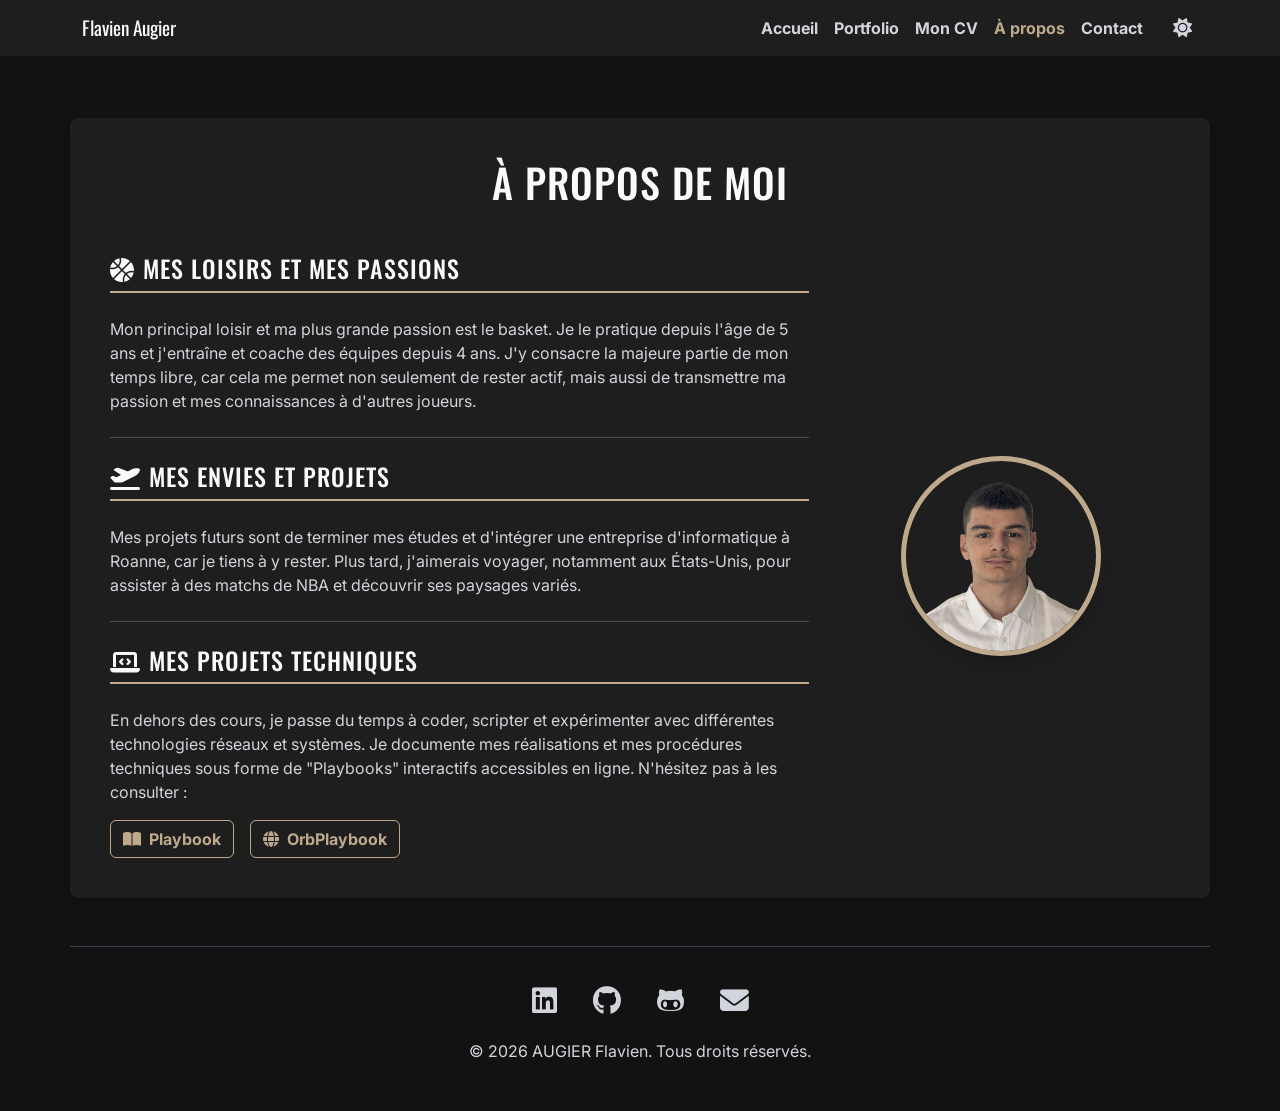
<file: presentation.html>
﻿<!DOCTYPE html>
<html lang="fr">
<head>
    <meta charset="UTF-8">
    <meta name="viewport" content="width=device-width, initial-scale=1.0">
    <title>À propos de moi - Flavien Augier</title>
    <link rel="icon" type="image/x-icon" href="assets/favicon.ico">
    <meta name="description" content="Apprenez-en plus sur mon parcours, mes passions comme le basket et mes ambitions dans le domaine de l'informatique à Roanne.">
    <meta property="og:title" content="À propos de moi - Flavien Augier">
    <link href="https://cdn.jsdelivr.net/npm/bootstrap@5.3.3/dist/css/bootstrap.min.css" rel="stylesheet">
    <link href="https://fonts.googleapis.com/css2?family=Inter:wght@400;700&family=Oswald:wght@500&display=swap" rel="stylesheet">
    <link rel="stylesheet" href="https://cdnjs.cloudflare.com/ajax/libs/font-awesome/6.5.1/css/all.min.css">
    <link rel="stylesheet" href="css/style.css">
</head>
<body>
    <nav class="navbar navbar-expand-lg navbar-dark fixed-top">
        <div class="container">
            <a class="navbar-brand" href="index.html">Flavien Augier</a>
            <button class="navbar-toggler" type="button" data-bs-toggle="collapse" data-bs-target="#navbarColor01" aria-controls="navbarColor01" aria-expanded="false" aria-label="Toggle navigation">
                <span class="navbar-toggler-icon"></span>
            </button>
            <div class="collapse navbar-collapse" id="navbarColor01">
                <ul class="navbar-nav ms-auto align-items-center">
                    <li class="nav-item"><a class="nav-link" href="index.html">Accueil</a></li>
                    <li class="nav-item"><a class="nav-link" href="portfolio.html">Portfolio</a></li>

                    <li class="nav-item"><a class="nav-link" href="cv.html">Mon CV</a></li>
                    <li class="nav-item"><a class="nav-link active" href="presentation.html">À propos</a></li>
                    <li class="nav-item"><a class="nav-link" href="contact.html">Contact</a></li>
                    <li class="nav-item ms-lg-3 mt-2 mt-lg-0">
                        <button id="theme-toggle" aria-label="Changer le thème" style="background:none; border:none; color:var(--color-secondary-medium); font-size:1.2rem; cursor:pointer;">
                            <i class="fas fa-sun"></i>
                        </button>
                    </li>
                </ul>
            </div>
        </div>
    </nav>
    
    <main id="carte" class="container my-5">
        <div class="reveal">
            <h1 class="text-center mb-5">À propos de moi</h1>
            <div class="row align-items-center">
                <div class="col-md-8">
                    <section id="loisirs">
                        <h2><i class="fas fa-basketball-ball me-2"></i>Mes Loisirs et mes Passions</h2>
                        <p>Mon principal loisir et ma plus grande passion est le basket. Je le pratique depuis l'âge de 5 ans et j'entraîne et coache des équipes depuis 4 ans. J'y consacre la majeure partie de mon temps libre, car cela me permet non seulement de rester actif, mais aussi de transmettre ma passion et mes connaissances à d'autres joueurs.</p>
                    </section>
                    
                    <hr class="my-4">
                    
                    <section id="envies">
                        <h2><i class="fas fa-plane-departure me-2"></i>Mes Envies et Projets</h2>
                        <p>Mes projets futurs sont de terminer mes études et d'intégrer une entreprise d'informatique à Roanne, car je tiens à y rester. Plus tard, j'aimerais voyager, notamment aux États-Unis, pour assister à des matchs de NBA et découvrir ses paysages variés.</p>
                    </section>

                    <hr class="my-4">

                    <section id="projets-github">
                        <h2><i class="fas fa-laptop-code me-2"></i>Mes Projets Techniques</h2>
                        <p>En dehors des cours, je passe du temps à coder, scripter et expérimenter avec différentes technologies réseaux et systèmes. Je documente mes réalisations et mes procédures techniques sous forme de "Playbooks" interactifs accessibles en ligne. N'hésitez pas à les consulter :</p>
                        
                        <div class="d-flex flex-wrap gap-3 mt-3">
                            <a href="https://playbook24.github.io/playbook/" target="_blank" class="btn btn-outline-secondary fw-bold">
                                <i class="fas fa-book-open me-2"></i>Playbook
                            </a>
                            <a href="https://playbook24.github.io/orbplaybook/" target="_blank" class="btn btn-outline-secondary fw-bold">
                                <i class="fas fa-globe me-2"></i>OrbPlaybook
                            </a>
                        </div>
                    </section>
                </div>
                
                <div class="col-md-4 text-center mt-4 mt-md-0">
                     <img src="assets/pp.png" alt="Photo de Flavien Augier" class="profile-picture" loading="lazy">
                </div>
            </div>
        </div>
    </main>
    
    <footer class="container mt-5">
        <div class="social-links">
            <a href="https://www.linkedin.com/in/flavien-augier-6516b8357/" target="_blank" aria-label="LinkedIn" title="LinkedIn"><i class="fab fa-linkedin"></i></a>
            <a href="https://github.com/Flavi0x" target="_blank" aria-label="GitHub Personnel" title="GitHub (Flavi0x)"><i class="fab fa-github"></i></a>
            <a href="https://github.com/playbook24" target="_blank" aria-label="GitHub Playbook24" title="GitHub (Playbook24)"><i class="fab fa-github-alt"></i></a>
            <a href="contact.html" aria-label="Contact" title="Me contacter via le formulaire"><i class="fas fa-envelope"></i></a>
        </div>
        <p class="mt-3">&copy; 2026 AUGIER Flavien. Tous droits réservés.</p>
    </footer>

    <script src="https://cdn.jsdelivr.net/npm/bootstrap@5.3.3/dist/js/bootstrap.bundle.min.js"></script>
    <script src="js/script.js"></script>
</body>
</html>
</file>
<file: css/style.css>
/* --- Global Setup & Variables (Thème Sombre Gris-Noir par défaut) --- */
:root {
    --font-title: 'Oswald', sans-serif;
    --font-body: 'Inter', sans-serif;
    --color-primary: #BFA98D;
    /* Couleurs pour le thème sombre */
    --color-secondary-dark: #f9fafb;     
    --color-secondary-medium: #d1d5db; 
    --color-background: #121212;       
    --color-surface: #1E1E1E;          
    --color-border: #374151;           
    --border-radius-md: 8px;
    --shadow-md: 0 4px 6px -1px rgb(0 0 0 / 0.1), 0 2px 4px -2px rgb(0 0 0 / 0.1);
    --shadow-lg: 0 10px 15px -3px rgb(0 0 0 / 0.1), 0 4px 6px -4px rgb(0 0 0 / 0.1);
}

/* --- Base Styles --- */
body {
    font-family: var(--font-body);
    background-color: var(--color-background);
    color: var(--color-secondary-medium);
    margin: 0;
    box-sizing: border-box;
    padding-top: 70px;
    transition: background-color 0.3s ease, color 0.3s ease;
}

h1, h2, h3 {
    font-family: var(--font-title);
    color: var(--color-secondary-dark);
    text-transform: uppercase;
    letter-spacing: 1px;
}
h2 {
    font-size: 1.5em;
    border-bottom: 2px solid var(--color-primary);
    padding-bottom: 0.5rem;
    margin-bottom: 1.5rem;
}
a {
    color: var(--color-primary);
    text-decoration: none;
}
a:hover {
    text-decoration: underline;
}

/* --- Navigation --- */
.navbar {
    background-color: var(--color-surface) !important;
    box-shadow: var(--shadow-md);
    transition: background-color 0.3s ease;
}
.navbar .navbar-brand {
    font-family: var(--font-title);
    color: var(--color-secondary-dark) !important;
    font-size: 1.2rem;
}
.navbar .nav-link {
    font-weight: bold;
    color: var(--color-secondary-medium) !important;
    transition: color 0.2s ease;
}
.navbar .nav-link:hover, .navbar .nav-link.active {
    color: var(--color-primary) !important;
}

/* --- Main Content Layout --- */
main#carte {
    background-color: var(--color-surface);
    border-radius: var(--border-radius-md);
    box-shadow: var(--shadow-md);
    padding: 2.5rem;
    transition: background-color 0.3s ease;
}

/* --- Homepage Specific Styles --- */
.hero {
    text-align: center;
    padding: 4rem 2rem;
    background-color: var(--color-surface);
    border-radius: var(--border-radius-md);
    box-shadow: var(--shadow-md);
    transition: background-color 0.3s ease;
}
.hero h1 {
    font-size: 3.5rem;
    margin-bottom: 0.5rem;
}
.hero .lead {
    font-size: 1.5rem;
    color: var(--color-primary);
    margin-bottom: 1.5rem;
}
.hero p {
    max-width: 600px;
    margin: 0 auto 2rem auto;
}
.hero-cta .btn {
    margin: 0.5rem;
    padding: 0.75rem 1.5rem;
    font-weight: bold;
}
.profile-picture {
    width: 200px;
    height: 200px;
    object-fit: cover;
    border-radius: 50%;
    border: 5px solid var(--color-primary);
    box-shadow: var(--shadow-lg);
    transition: transform 0.4s ease, box-shadow 0.4s ease;
}
.profile-picture:hover {
    transform: scale(1.05);
    box-shadow: 0 15px 30px -5px rgba(191, 169, 141, 0.4);
}

/* --- Portfolio Card Styles --- */
.portfolio-grid {
    display: grid;
    grid-template-columns: repeat(auto-fit, minmax(300px, 1fr));
    gap: 1.5rem;
}
.card {
    background-color: var(--color-surface);
    border: 1px solid var(--color-border);
    border-radius: var(--border-radius-md);
    box-shadow: var(--shadow-md);
    padding: 1.5rem;
    display: flex;
    flex-direction: column;
    transition: transform 0.3s ease, box-shadow 0.3s ease, background-color 0.3s ease;
}
.card:hover {
    transform: translateY(-8px);
    box-shadow: var(--shadow-lg);
}
.card h3 {
    margin-top: 0;
    color: var(--color-primary);
    font-size: 1.25rem;
}
.card p {
    flex-grow: 1;
    margin-bottom: 1.5rem;
}

/* --- CV Page Styles --- */
.cv-pdf .cv-thumbnail {
    width: 100%;
    max-width: 200px;
    border-radius: var(--border-radius-md);
    box-shadow: var(--shadow-md);
    transition: transform 0.3s, box-shadow 0.3s;
    cursor: pointer;
}
.cv-pdf .cv-thumbnail:hover {
    transform: scale(1.05);
    box-shadow: var(--shadow-lg);
}

/* --- Image Overlay Modal (pour CV) --- */
#imageOverlay {
    position: fixed;
    top: 0;
    left: 0;
    width: 100%;
    height: 100%;
    background-color: rgba(0, 0, 0, 0.85);
    display: none;
    justify-content: center;
    align-items: center;
    z-index: 1050; 
    padding: 20px;
    box-sizing: border-box;
}
#fullscreenImage {
    max-width: 90%;
    max-height: 90%;
    border-radius: var(--border-radius-md);
}
#imageOverlay .close-btn {
    position: absolute;
    top: 20px;
    right: 35px;
    color: white;
    font-size: 40px;
    font-weight: bold;
    cursor: pointer;
}

/* --- Footer --- */
footer {
    text-align: center;
    padding: 2rem 0;
    margin-top: 3rem;
    color: var(--color-secondary-medium);
    border-top: 1px solid var(--color-border);
}
.social-links a {
    font-size: 1.8rem;
    color: var(--color-secondary-medium);
    margin: 0 1rem;
    transition: color 0.2s ease;
}
.social-links a:hover {
    color: var(--color-primary);
}

/* --- SURCHARGE BOOTSTRAP POUR LES BOUTONS --- */
.btn-primary {
    background-color: var(--color-primary);
    border-color: var(--color-primary);
    color: #111827 !important; 
    font-weight: bold;
}
.btn-primary:hover {
    background-color: #a99479; 
    border-color: #a99479;
    color: #111827 !important;
}
.btn-outline-secondary {
    border-color: var(--color-primary);
    color: var(--color-primary);
}
.btn-outline-secondary:hover {
    background-color: var(--color-primary);
    border-color: var(--color-primary);
    color: #111827 !important; 
    font-weight: bold;
}
.btn-secondary { 
    background-color: var(--color-border);
    border-color: var(--color-border);
    color: var(--color-secondary-dark);
}
.btn-secondary:hover {
    background-color: #4b5563; 
    border-color: #4b5563;
}

/* --- Styles pour la section Compétences --- */
#skills .skill-icon {
    color: var(--color-primary);
    transition: transform 0.3s ease;
}
#skills .col-md-3:hover .skill-icon {
    transform: scale(1.2);
}
#skills h4 {
    color: var(--color-secondary-medium);
    font-family: var(--font-body);
    font-size: 1rem;
    text-transform: none;
    letter-spacing: normal;
}
.bg-surface {
    background-color: var(--color-surface);
    transition: background-color 0.3s ease;
}

/* --- Styles pour le formulaire de contact --- */
.contact-form {
    max-width: 700px;
    margin: 0 auto;
}
.form-control {
    background-color: var(--color-border);
    border: 1px solid #4b5563;
    color: var(--color-secondary-dark);
    transition: background-color 0.3s, border-color 0.3s, color 0.3s;
}
.form-control:focus {
    background-color: var(--color-border);
    border-color: var(--color-primary);
    color: var(--color-secondary-dark);
    box-shadow: 0 0 0 0.25rem rgba(191, 169, 141, 0.25);
}
.form-label {
    color: var(--color-secondary-medium);
}

/* --- Styles pour les animations au défilement --- */
.reveal {
    opacity: 0;
    transform: translateY(30px);
    transition: opacity 0.8s ease-out, transform 0.8s ease-out;
}
.reveal.visible {
    opacity: 1;
    transform: translateY(0);
}

/* --- Mode Clair (Light Mode) --- */
[data-theme="light"] {
    --color-background: #f9fafb;       /* Gris très clair */
    --color-surface: #ffffff;          /* Blanc */
    --color-secondary-dark: #111827;   /* Gris très foncé pour le texte */
    --color-secondary-medium: #4b5563; /* Gris moyen pour le texte corps */
    --color-border: #e5e7eb;           /* Bordure très claire */
}

/* On adapte la couleur de la navbar pour le mode clair */
[data-theme="light"] .navbar .navbar-brand,
[data-theme="light"] h1, [data-theme="light"] h2, [data-theme="light"] h3 {
    color: var(--color-secondary-dark) !important;
}
[data-theme="light"] .navbar .nav-link,
[data-theme="light"] .form-label {
    color: var(--color-secondary-medium) !important;
}
[data-theme="light"] .navbar .nav-link:hover, 
[data-theme="light"] .navbar .nav-link.active {
    color: var(--color-primary) !important;
}
[data-theme="light"] .form-control {
    background-color: #ffffff;
    border-color: #d1d5db;
}

/* Bouton Light Mode */
#theme-toggle:hover {
    color: var(--color-primary) !important;
}

/* Amélioration du bouton secondaire sur fond clair/sombre */
[data-theme="light"] .btn-outline-secondary {
    color: var(--color-secondary-dark);
    border-color: var(--color-secondary-dark);
}
[data-theme="light"] .btn-outline-secondary:hover {
    background-color: var(--color-secondary-dark);
    color: var(--color-surface) !important;
}
/* --- Styles pour la Modale Google Drive --- */
.custom-modal {
    background-color: var(--color-surface);
    border: 1px solid var(--color-border);
    border-radius: var(--border-radius-md);
    overflow: hidden;
}

.custom-modal-header {
    border-bottom: 1px solid var(--color-border);
    background-color: var(--color-surface);
}

.custom-modal-footer {
    border-top: 1px solid var(--color-border);
    background-color: var(--color-surface);
}

/* Gérer la couleur de la croix de fermeture (qui est noire par défaut sur Bootstrap) */
.custom-close-btn {
    filter: invert(1) grayscale(100%) brightness(200%);
}

/* Remettre la croix de fermeture en noir quand on est en mode clair */
[data-theme="light"] .custom-close-btn {
    filter: none;
}
</file>
